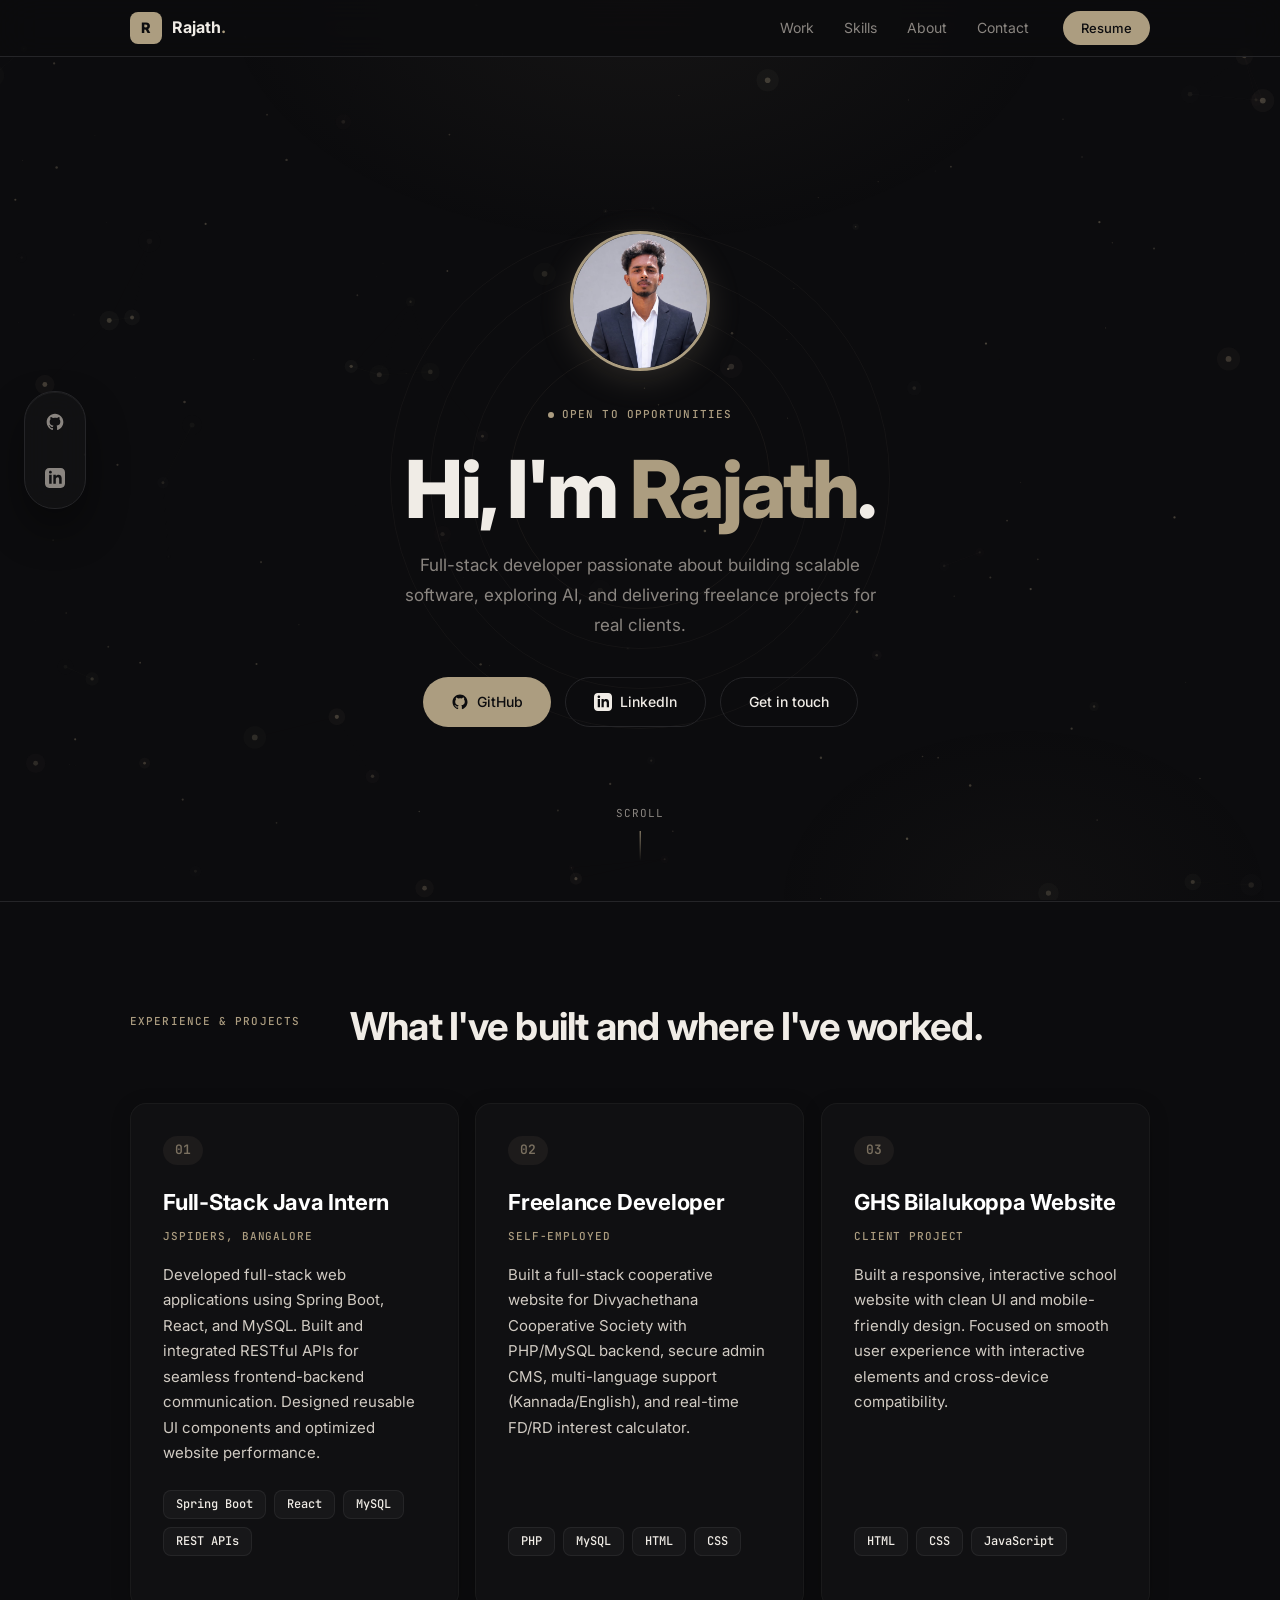
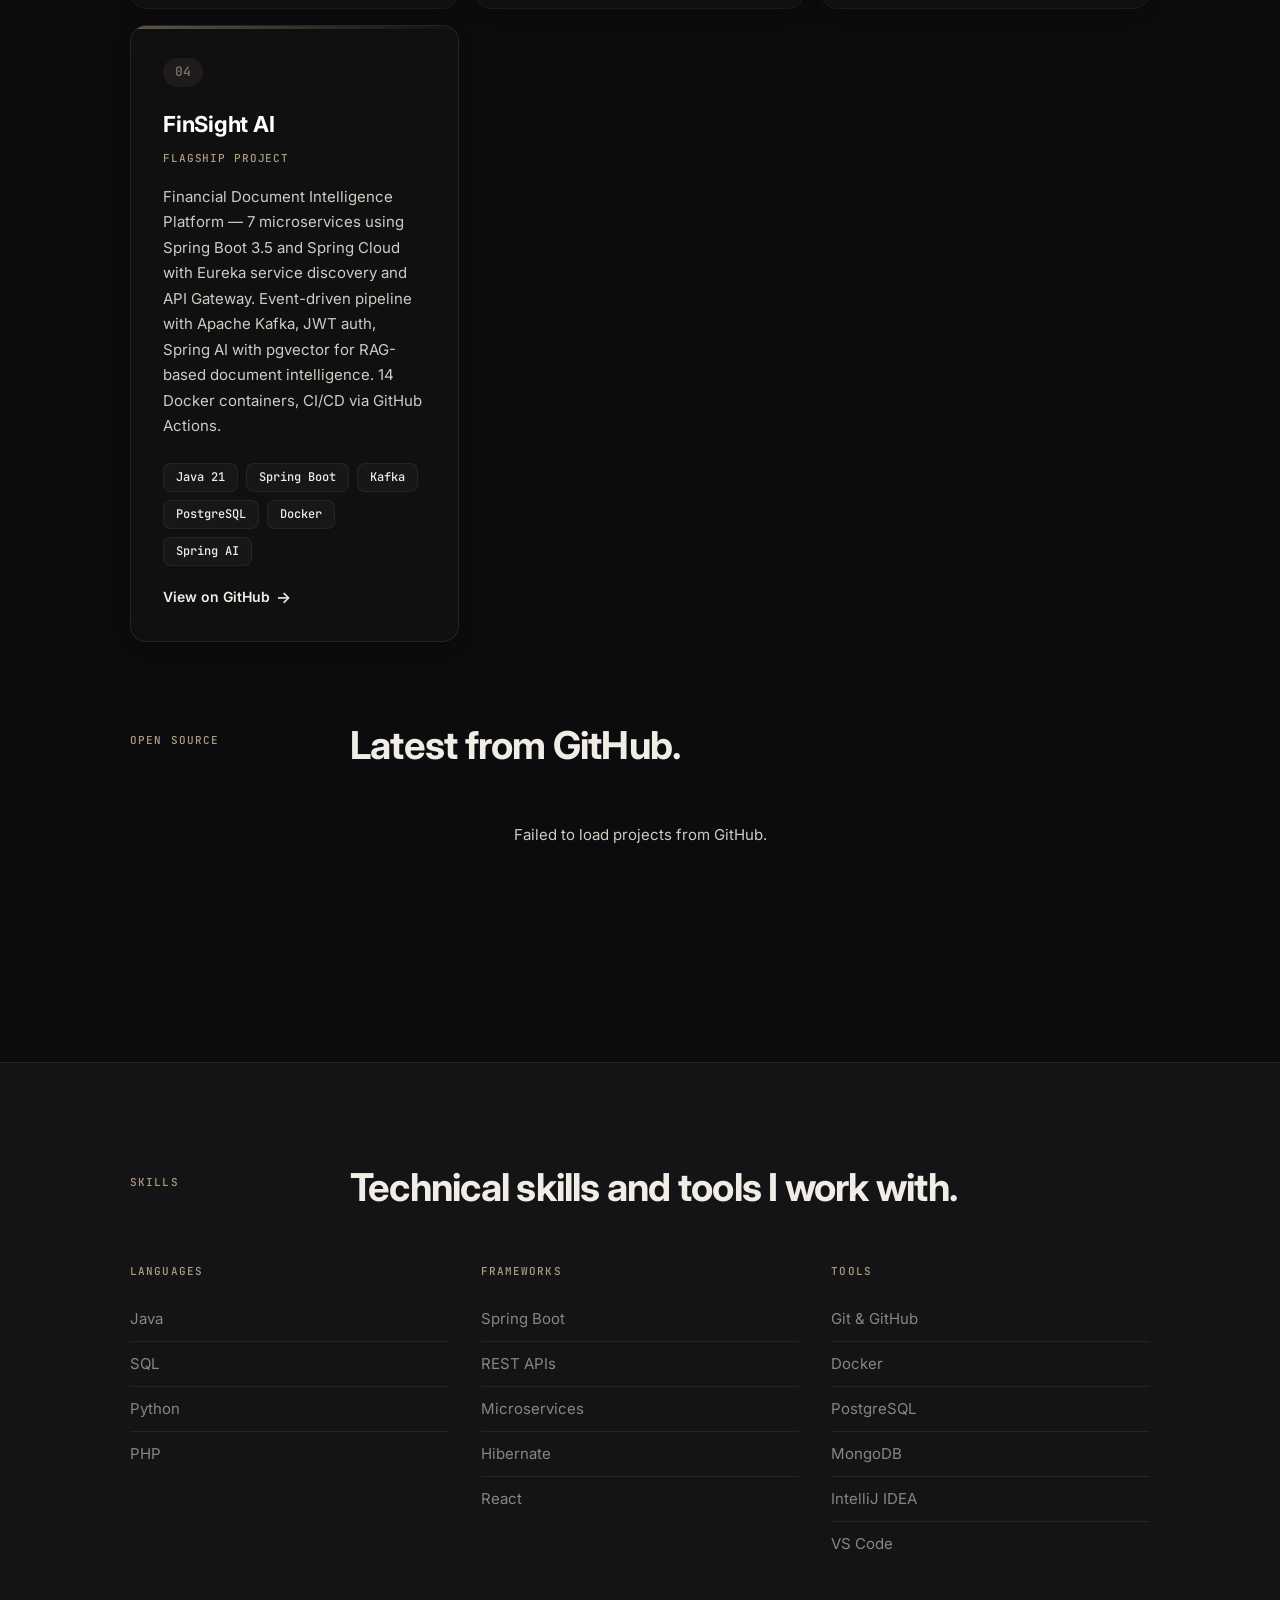
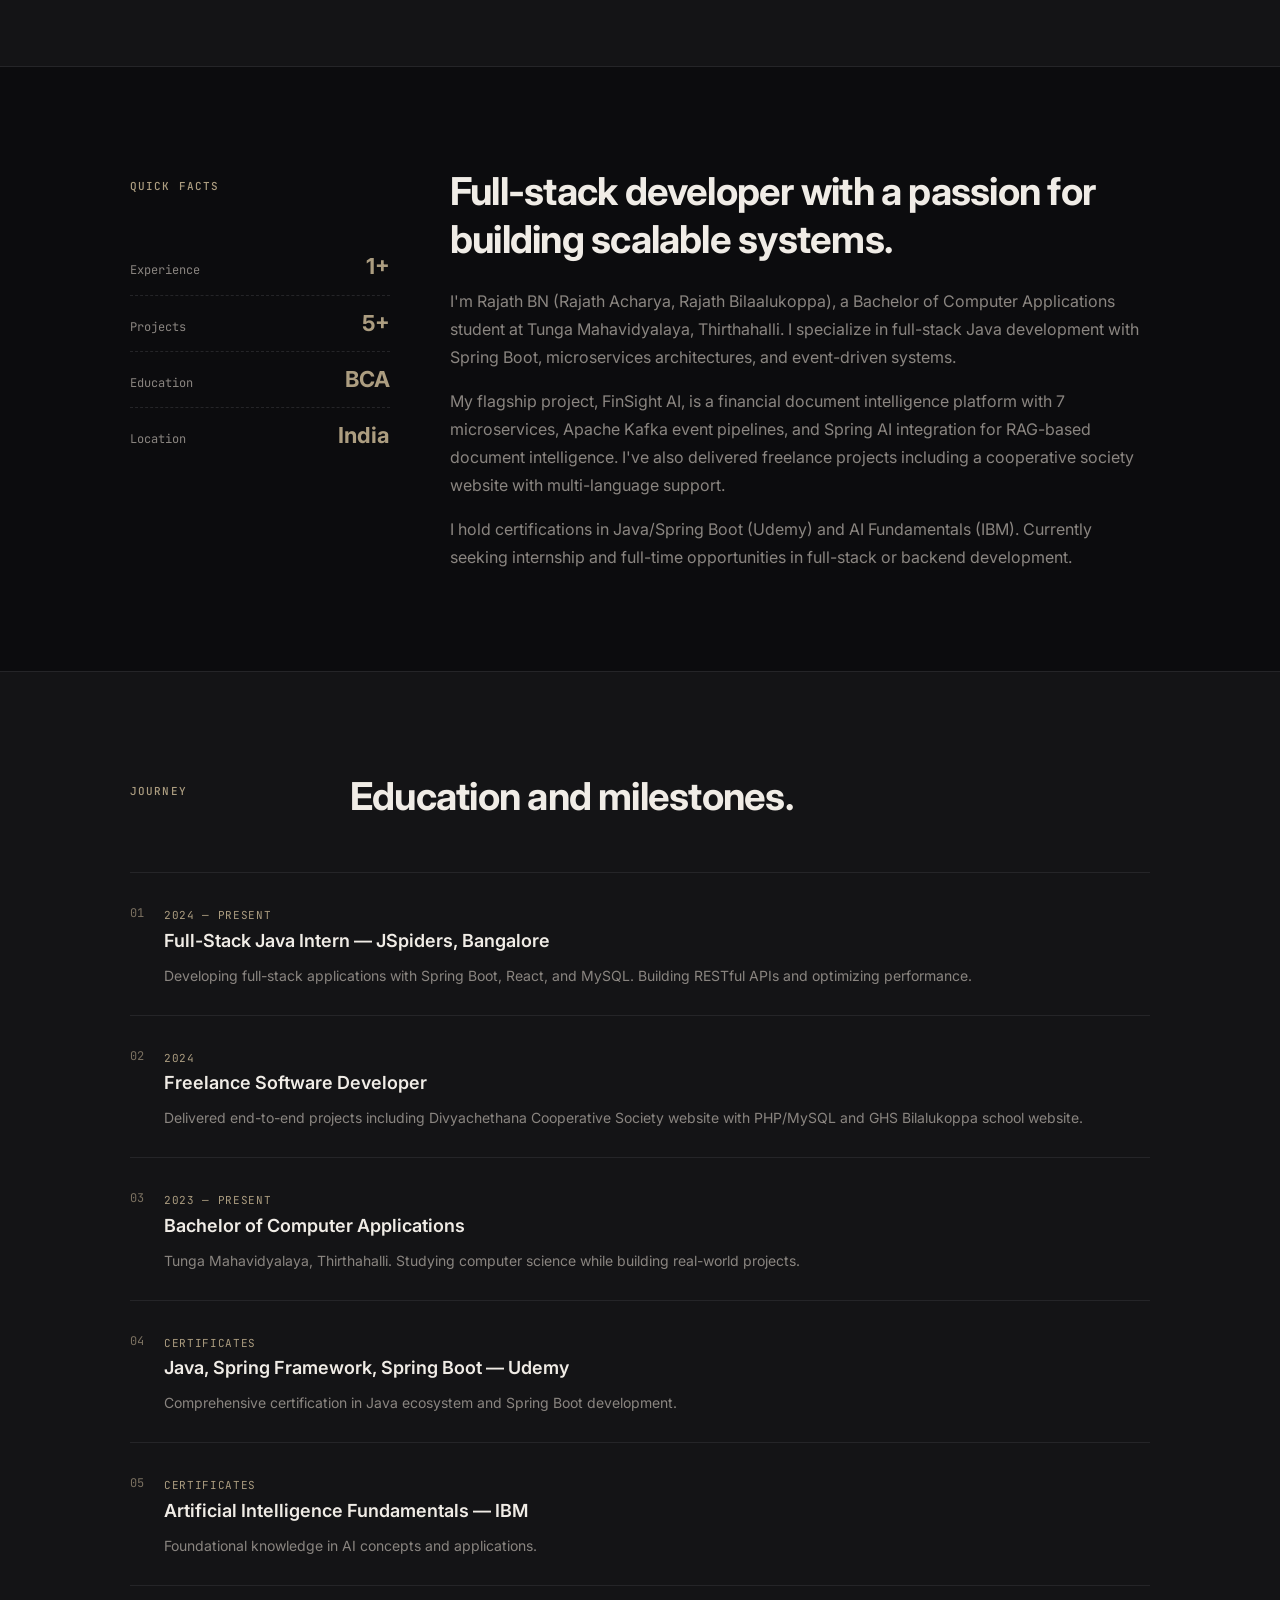
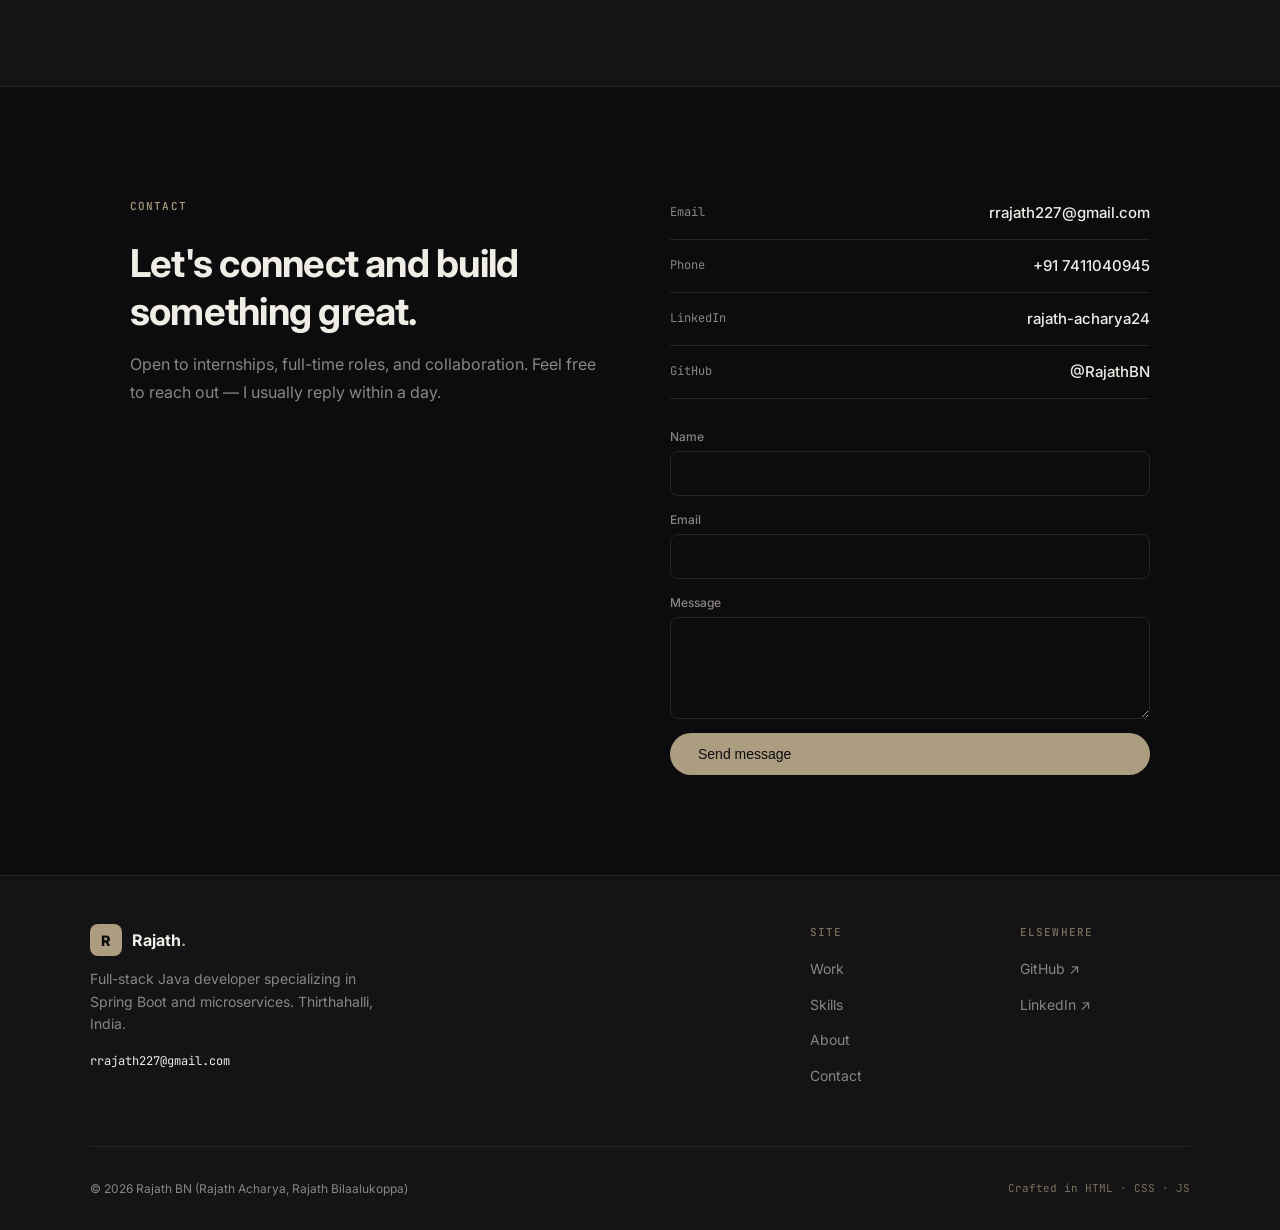
<file: index.html>
<!doctype html>
<html lang="en" dir="ltr">

<head>
  <meta charset="utf-8" />
  <meta name="google-site-verification" content="AzSSfyNlOB-g0D5DKJVKT4v5A4vP783uxRnXNwCnWJg" />
  <meta name="google-site-verification" content="4tZlvvA0LXVTnkpdxQdZJXNSu05DdsKVcI7aZL6hg2c" />
  <meta name="viewport" content="width=device-width, initial-scale=1" />
  <link rel="icon" type="image/svg+xml" href="images/favicon.svg">
  <!-- Primary SEO Meta Tags -->
  <title>Rajath BN | Rajath Acharya | Rajath Bilalukoppa | Java Full Stack Developer</title>
  <meta name="description"
    content="Portfolio of Rajath BN (Rajath Acharya, Rajath Bilaalukoppa), a Java Full Stack Developer showcasing projects, skills, and experience. Find rajath bn.github and rajath.linkdin profiles.">
  <meta name="keywords"
    content="rajath bn, Rajath BN, Rajath acharya, Rajath Acharya, Rajath bilaalukoppa, Rajath bn.github, rajath.linkdin, full-stack developer, Java developer, Spring Boot developer, React developer, microservices, software engineer, Bangalore, India, FinSight AI, portfolio, web developer, backend developer, freelance developer" />
  <meta name="author" content="Rajath BN, Rajath Acharya, Rajath Bilaalukoppa" />
  <meta name="robots" content="index, follow, max-image-preview:large, max-snippet:-1, max-video-preview:-1" />
  <meta name="googlebot" content="index, follow" />
  <link rel="canonical" href="https://rajath-bn-portfolio.vercel.app/" />

  <!-- Open Graph / Facebook -->
  <meta property="og:title" content="Rajath BN | Rajath Acharya | Rajath Bilaalukoppa | Java Full Stack Developer">
  <meta property="og:description"
    content="Portfolio of Rajath BN (Rajath Acharya, Rajath Bilaalukoppa) showcasing projects, skills, and experience as a Full Stack Developer. Find rajath bn.github and rajath.linkdin.">
  <meta property="og:type" content="website">
  <meta property="og:url" content="https://rajath-bn-portfolio.vercel.app/">
  <meta property="og:image" content="https://rajath-bn-portfolio.vercel.app/images/preview.png">

  <!-- Twitter Card -->
  <meta name="twitter:card" content="summary_large_image" />
  <meta name="twitter:title" content="Rajath BN | Rajath Acharya | Rajath Bilaalukoppa" />
  <meta name="twitter:description"
    content="Rajath BN (Rajath Acharya, Rajath Bilaalukoppa) is a Full-stack Java developer specializing in Spring Boot, React, microservices & cloud-native apps." />

  <!-- Theme & Branding -->
  <meta name="theme-color" content="#0a0a0a" />
  <meta name="msapplication-TileColor" content="#0a0a0a" />
  <meta name="color-scheme" content="dark" />

  <!-- Geo & Language -->
  <meta name="geo.region" content="IN-KA" />
  <meta name="geo.placename" content="Bangalore, India" />
  <meta http-equiv="content-language" content="en" />

  <!-- Performance Hints -->
  <link rel="dns-prefetch" href="https://fonts.googleapis.com" />
  <link rel="dns-prefetch" href="https://fonts.gstatic.com" />
  <link rel="preconnect" href="https://fonts.googleapis.com" />
  <link rel="preconnect" href="https://fonts.gstatic.com" crossorigin />
  <link
    href="https://fonts.googleapis.com/css2?family=Inter:wght@300;400;500;600;700;800&family=JetBrains+Mono:wght@400;500&display=swap"
    rel="stylesheet" />
  <link rel="stylesheet" href="css/styles.css" />

  <!-- JSON-LD Structured Data -->
  <script type="application/ld+json">
  {
    "@context": "https://schema.org",
    "@type": "ProfilePage",
    "dateCreated": "2024-01-01T00:00:00+05:30",
    "dateModified": "2026-07-04T00:00:00+05:30",
    "mainEntity": {
      "@type": "Person",
      "name": "Rajath B N",
      "alternateName": [
        "Rajath Acharya",
        "Rajath Bilaalukoppa",
        "Rajath BN",
        "rajath bn.github",
        "rajath.linkdin"
      ],
      "description": "Full-stack Java developer specializing in Spring Boot, React, microservices, and cloud-native applications.",
      "url": "https://rajath-bn-portfolio.vercel.app/",
      "jobTitle": "Full-Stack Java Developer",
      "knowsAbout": ["Java", "Spring Boot", "React", "Microservices", "PostgreSQL", "Docker", "Apache Kafka", "REST APIs", "Python", "PHP", "MySQL", "MongoDB"],
      "alumniOf": {
        "@type": "EducationalOrganization",
        "name": "Tunga Mahavidyalaya, Thirthahalli"
      },
      "address": {
        "@type": "PostalAddress",
        "addressLocality": "Bangalore",
        "addressRegion": "Karnataka",
        "addressCountry": "IN"
      },
      "email": "mailto:rrajath227@gmail.com",
      "telephone": "+917411040945",
      "sameAs": [
        "https://github.com/Rajathacharya24",
        "https://github.com/RajathBN",
        "https://www.linkedin.com/in/rajath-acharya24/"
      ],
      "hasCredential": [
        {
          "@type": "EducationalOccupationalCredential",
          "name": "Java, Spring Framework, Spring Boot",
          "credentialCategory": "Certificate",
          "recognizedBy": { "@type": "Organization", "name": "Udemy" }
        },
        {
          "@type": "EducationalOccupationalCredential",
          "name": "Artificial Intelligence Fundamentals",
          "credentialCategory": "Certificate",
          "recognizedBy": { "@type": "Organization", "name": "IBM" }
        }
      ]
    }
  }
  </script>

  <!-- Breadcrumb Structured Data -->
  <script type="application/ld+json">
  {
    "@context": "https://schema.org",
    "@type": "BreadcrumbList",
    "itemListElement": [
      { "@type": "ListItem", "position": 1, "name": "Home", "item": "https://rajathacharya24.github.io/RajathBN-portfoli0/" },
      { "@type": "ListItem", "position": 2, "name": "Work", "item": "https://rajathacharya24.github.io/RajathBN-portfoli0/#work" },
      { "@type": "ListItem", "position": 3, "name": "Skills", "item": "https://rajathacharya24.github.io/RajathBN-portfoli0/#skills" },
      { "@type": "ListItem", "position": 4, "name": "About", "item": "https://rajathacharya24.github.io/RajathBN-portfoli0/#about" },
      { "@type": "ListItem", "position": 5, "name": "Contact", "item": "https://rajathacharya24.github.io/RajathBN-portfoli0/#contact" }
    ]
  }
  </script>
</head>

<body itemscope itemtype="https://schema.org/WebPage">
  <!-- Noscript fallback for SEO crawlers and accessibility -->
  <noscript>
    <style>
      .reveal {
        opacity: 1 !important;
        transform: none !important;
      }

      #starfield,
      #lightParticles {
        display: none;
      }
    </style>
  </noscript>
  <canvas id="starfield"></canvas>
  <canvas id="lightParticles"></canvas>
  <div class="shimmer-line"></div>

  <!-- HEADER -->
  <header class="site-header" role="banner">
    <nav class="nav-inner" aria-label="Primary navigation">
      <a class="logo" href="#home" aria-label="Rajath B N — Home">
        <span class="logo-mark">R</span>
        <span class="logo-text">Rajath<span class="dot">.</span></span>
      </a>
      <div class="nav-links" role="menubar">
        <a href="#work" role="menuitem">Work</a>
        <a href="#skills" role="menuitem">Skills</a>
        <a href="#about" role="menuitem">About</a>
        <a href="#contact" role="menuitem">Contact</a>
      </div>
      <a class="nav-cta" href="RajathsRE.pdf" download aria-label="Download Rajath B N's Resume">Resume</a>
      <button class="nav-toggle" aria-label="Toggle navigation menu" aria-expanded="false">
        <span></span><span></span>
      </button>
    </nav>
    <div class="mobile-menu" id="mobileMenu" role="menu" aria-label="Mobile navigation">
      <a href="#work" role="menuitem">Work</a>
      <a href="#skills" role="menuitem">Skills</a>
      <a href="#about" role="menuitem">About</a>
      <a href="#contact" role="menuitem">Contact</a>
      <a class="nav-cta" href="RajathsRE.pdf" download role="menuitem" aria-label="Download Resume">Resume</a>
    </div>
  </header>

  <main role="main" id="main-content">
    <!-- HERO -->
    <section id="home" class="hero">
      <div class="hero-rings">
        <div class="ring"></div>
        <div class="ring"></div>
        <div class="ring"></div>
        <div class="ring"></div>
      </div>
      <div class="hero-content">
        <div class="hero-image-wrapper">
          <img src="images/profile.jpg" alt="Rajath B N" class="hero-profile-img">
        </div>
        <p class="eyebrow"><span class="dot-glow"></span> Open to opportunities</p>
        <h1 class="hero-title">Hi, I'm <span class="accent">Rajath</span>.</h1>
        <p class="hero-sub">Full-stack developer passionate about building scalable software, exploring AI, and
          delivering freelance projects for real clients.</p>
        <div class="hero-cta">
          <a class="btn btn-primary" href="https://github.com/Rajathacharya24" target="_blank" rel="noopener">
            <svg xmlns="http://www.w3.org/2000/svg" viewBox="0 0 24 24" width="18" height="18" fill="currentColor">
              <path
                d="M12 2C6.477 2 2 6.477 2 12c0 4.42 2.865 8.166 6.839 9.489.5.092.682-.217.682-.482 0-.237-.008-.866-.013-1.7-2.782.603-3.369-1.34-3.369-1.34-.454-1.156-1.11-1.464-1.11-1.464-.908-.62.069-.608.069-.608 1.003.07 1.531 1.03 1.531 1.03.892 1.529 2.341 1.087 2.91.831.092-.646.35-1.086.636-1.336-2.22-.253-4.555-1.11-4.555-4.943 0-1.091.39-1.984 1.029-2.683-.103-.253-.446-1.27.098-2.647 0 0 .84-.269 2.75 1.025A9.564 9.564 0 0112 6.844c.85.004 1.705.115 2.504.337 1.909-1.294 2.747-1.025 2.747-1.025.546 1.377.203 2.394.1 2.647.64.699 1.028 1.592 1.028 2.683 0 3.842-2.339 4.687-4.566 4.935.359.309.678.919.678 1.852 0 1.336-.012 2.415-.012 2.743 0 .267.18.577.688.479C19.138 20.164 22 16.418 22 12c0-5.523-4.477-10-10-10z" />
            </svg>
            GitHub
          </a>
          <a class="btn btn-ghost" href="https://www.linkedin.com/in/rajath-acharya24/" target="_blank" rel="noopener">
            <svg xmlns="http://www.w3.org/2000/svg" viewBox="0 0 24 24" width="18" height="18" fill="currentColor">
              <path
                d="M19 0h-14c-2.761 0-5 2.239-5 5v14c0 2.761 2.239 5 5 5h14c2.762 0 5-2.239 5-5v-14c0-2.761-2.238-5-5-5zm-11 19h-3v-11h3v11zm-1.5-12.268c-.966 0-1.75-.79-1.75-1.764s.784-1.764 1.75-1.764 1.75.79 1.75 1.764-.783 1.764-1.75 1.764zm13.5 12.268h-3v-5.604c0-3.368-4-3.113-4 0v5.604h-3v-11h3v1.765c1.396-2.586 7-2.777 7 2.476v6.759z" />
            </svg>
            LinkedIn
          </a>
          <a class="btn btn-ghost" href="#contact">Get in touch</a>
        </div>
      </div>
      <div class="scroll-hint">
        <span>Scroll</span>
        <div class="scroll-line"></div>
      </div>
    </section>

    <!-- WORK -->
    <section id="work" class="section section-border" aria-labelledby="work-heading">
      <div class="frame">
        <div class="section-header">
          <p class="eyebrow">Experience & Projects</p>
          <h2 class="section-title" id="work-heading">What I've built and where I've worked.</h2>
        </div>
        <div class="projects-grid">
          <!-- Experience -->
          <article class="project-card">
            <span class="card-number">01</span>
            <h3 class="card-title">Full-Stack Java Intern</h3>
            <span class="card-status">JSpiders, Bangalore</span>
            <p class="card-desc">Developed full-stack web applications using Spring Boot, React, and MySQL. Built and
              integrated RESTful APIs for seamless frontend-backend communication. Designed reusable UI components and
              optimized website performance.</p>
            <div class="card-tags">
              <span>Spring Boot</span><span>React</span><span>MySQL</span><span>REST APIs</span>
            </div>
          </article>

          <article class="project-card">
            <span class="card-number">02</span>
            <h3 class="card-title">Freelance Developer</h3>
            <span class="card-status">Self-Employed</span>
            <p class="card-desc">Built a full-stack cooperative website for Divyachethana Cooperative Society with
              PHP/MySQL backend, secure admin CMS, multi-language support (Kannada/English), and real-time FD/RD
              interest calculator.</p>
            <div class="card-tags">
              <span>PHP</span><span>MySQL</span><span>HTML</span><span>CSS</span>
            </div>
          </article>

          <article class="project-card">
            <span class="card-number">03</span>
            <h3 class="card-title">GHS Bilalukoppa Website</h3>
            <span class="card-status">Client Project</span>
            <p class="card-desc">Built a responsive, interactive school website with clean UI and mobile-friendly
              design. Focused on smooth user experience with interactive elements and cross-device compatibility.</p>
            <div class="card-tags">
              <span>HTML</span><span>CSS</span><span>JavaScript</span>
            </div>
          </article>

          <!-- Projects -->
          <article class="project-card featured">
            <span class="card-number">04</span>
            <h3 class="card-title">FinSight AI</h3>
            <span class="card-status">Flagship Project</span>
            <p class="card-desc">Financial Document Intelligence Platform — 7 microservices using Spring Boot 3.5 and
              Spring Cloud with Eureka service discovery and API Gateway. Event-driven pipeline with Apache Kafka, JWT
              auth, Spring AI with pgvector for RAG-based document intelligence. 14 Docker containers, CI/CD via GitHub
              Actions.</p>
            <div class="card-tags">
              <span>Java 21</span><span>Spring
                Boot</span><span>Kafka</span><span>PostgreSQL</span><span>Docker</span><span>Spring AI</span>
            </div>
            <a class="card-link" href="https://github.com/Rajathacharya24/FinSight-AI" target="_blank"
              rel="noopener">View on GitHub</a>
          </article>
        </div>

        <div class="section-header" style="margin-top: 80px;">
          <p class="eyebrow">Open Source</p>
          <h3 class="section-title">Latest from GitHub.</h3>
        </div>
        <div id="github-projects-container" class="projects-grid">
          <!-- Dynamic GitHub repos will be injected here -->
        </div>
        <div style="text-align: center; margin-top: 40px;" class="reveal">
          <a class="btn btn-ghost" href="https://github.com/Rajathacharya24" target="_blank" rel="noopener">
            <svg xmlns="http://www.w3.org/2000/svg" viewBox="0 0 24 24" width="18" height="18" fill="currentColor"
              style="margin-right: 8px;">
              <path
                d="M12 2C6.477 2 2 6.477 2 12c0 4.42 2.865 8.166 6.839 9.489.5.092.682-.217.682-.482 0-.237-.008-.866-.013-1.7-2.782.603-3.369-1.34-3.369-1.34-.454-1.156-1.11-1.464-1.11-1.464-.908-.62.069-.608.069-.608 1.003.07 1.531 1.03 1.531 1.03.892 1.529 2.341 1.087 2.91.831.092-.646.35-1.086.636-1.336-2.22-.253-4.555-1.11-4.555-4.943 0-1.091.39-1.984 1.029-2.683-.103-.253-.446-1.27.098-2.647 0 0 .84-.269 2.75 1.025A9.564 9.564 0 0112 6.844c.85.004 1.705.115 2.504.337 1.909-1.294 2.747-1.025 2.747-1.025.546 1.377.203 2.394.1 2.647.64.699 1.028 1.592 1.028 2.683 0 3.842-2.339 4.687-4.566 4.935.359.309.678.919.678 1.852 0 1.336-.012 2.415-.012 2.743 0 .267.18.577.688.479C19.138 20.164 22 16.418 22 12c0-5.523-4.477-10-10-10z" />
            </svg>
            View all on GitHub
          </a>
        </div>
      </div>
    </section>

    <!-- SKILLS -->
    <section id="skills" class="section section-border bg-subtle" aria-labelledby="skills-heading">
      <div class="frame">
        <div class="section-header">
          <p class="eyebrow">Skills</p>
          <h2 class="section-title" id="skills-heading">Technical skills and tools I work with.</h2>
        </div>
        <div class="skills-grid">
          <div class="skill-col">
            <h4>Languages</h4>
            <ul class="skill-list">
              <li>Java</li>
              <li>SQL</li>
              <li>Python</li>
              <li>PHP</li>
            </ul>
          </div>
          <div class="skill-col">
            <h4>Frameworks</h4>
            <ul class="skill-list">
              <li>Spring Boot</li>
              <li>REST APIs</li>
              <li>Microservices</li>
              <li>Hibernate</li>
              <li>React</li>
            </ul>
          </div>
          <div class="skill-col">
            <h4>Tools</h4>
            <ul class="skill-list">
              <li>Git &amp; GitHub</li>
              <li>Docker</li>
              <li>PostgreSQL</li>
              <li>MongoDB</li>
              <li>IntelliJ IDEA</li>
              <li>VS Code</li>
            </ul>
          </div>
        </div>
      </div>
    </section>

    <!-- ABOUT -->
    <section id="about" class="section section-border" aria-labelledby="about-heading">
      <div class="frame">
        <div class="about-layout">
          <aside class="about-stats">
            <p class="eyebrow">Quick facts</p>
            <dl>
              <div class="stat-row">
                <dt>Experience</dt>
                <dd>1+</dd>
              </div>
              <div class="stat-row">
                <dt>Projects</dt>
                <dd>5+</dd>
              </div>
              <div class="stat-row">
                <dt>Education</dt>
                <dd>BCA</dd>
              </div>
              <div class="stat-row">
                <dt>Location</dt>
                <dd>India</dd>
              </div>
            </dl>
          </aside>
          <div class="about-text">
            <h2 class="section-title" id="about-heading">Full-stack developer with a passion for building scalable
              systems.</h2>
            <div class="about-body">
              <p>I'm Rajath BN (Rajath Acharya, Rajath Bilaalukoppa), a Bachelor of Computer Applications student at Tunga Mahavidyalaya,
                Thirthahalli. I
                specialize in full-stack Java development with Spring Boot, microservices architectures, and
                event-driven systems.</p>
              <p>My flagship project, FinSight AI, is a financial document intelligence platform with 7 microservices,
                Apache Kafka event pipelines, and Spring AI integration for RAG-based document intelligence. I've also
                delivered freelance projects including a cooperative society website with multi-language support.</p>
              <p>I hold certifications in Java/Spring Boot (Udemy) and AI Fundamentals (IBM). Currently seeking
                internship and full-time opportunities in full-stack or backend development.</p>
            </div>
          </div>
        </div>
      </div>
    </section>

    <!-- JOURNEY -->
    <section class="section section-border bg-subtle" aria-labelledby="journey-heading">
      <div class="frame">
        <div class="section-header">
          <p class="eyebrow">Journey</p>
          <h2 class="section-title" id="journey-heading">Education and milestones.</h2>
        </div>
        <ol class="timeline-list">
          <li class="timeline-item">
            <span class="timeline-num">01</span>
            <div>
              <span class="timeline-date">2024 — Present</span>
              <h3>Full-Stack Java Intern — JSpiders, Bangalore</h3>
              <p>Developing full-stack applications with Spring Boot, React, and MySQL. Building RESTful APIs and
                optimizing performance.</p>
            </div>
          </li>
          <li class="timeline-item">
            <span class="timeline-num">02</span>
            <div>
              <span class="timeline-date">2024</span>
              <h3>Freelance Software Developer</h3>
              <p>Delivered end-to-end projects including Divyachethana Cooperative Society website with PHP/MySQL and
                GHS Bilalukoppa school website.</p>
            </div>
          </li>
          <li class="timeline-item">
            <span class="timeline-num">03</span>
            <div>
              <span class="timeline-date">2023 — Present</span>
              <h3>Bachelor of Computer Applications</h3>
              <p>Tunga Mahavidyalaya, Thirthahalli. Studying computer science while building real-world projects.</p>
            </div>
          </li>
          <li class="timeline-item">
            <span class="timeline-num">04</span>
            <div>
              <span class="timeline-date">Certificates</span>
              <h3>Java, Spring Framework, Spring Boot — Udemy</h3>
              <p>Comprehensive certification in Java ecosystem and Spring Boot development.</p>
            </div>
          </li>
          <li class="timeline-item">
            <span class="timeline-num">05</span>
            <div>
              <span class="timeline-date">Certificates</span>
              <h3>Artificial Intelligence Fundamentals — IBM</h3>
              <p>Foundational knowledge in AI concepts and applications.</p>
            </div>
          </li>
        </ol>
      </div>
    </section>

    <!-- CONTACT -->
    <section id="contact" class="section section-border" aria-labelledby="contact-heading">
      <div class="frame">
        <div class="contact-layout">
          <div>
            <p class="eyebrow">Contact</p>
            <h2 class="section-title" id="contact-heading">Let's connect and build something great.</h2>
            <p class="contact-note">Open to internships, full-time roles, and collaboration. Feel free to reach out — I
              usually reply within a day.</p>
          </div>
          <div>
            <ul class="contact-links">
              <li><span class="contact-label">Email</span><a href="mailto:rrajath227@gmail.com">rrajath227@gmail.com</a>
              </li>
              <li><span class="contact-label">Phone</span><a href="tel:+917411040945">+91 7411040945</a></li>
              <li><span class="contact-label">LinkedIn</span><a href="https://www.linkedin.com/in/rajath-acharya24/"
                  target="_blank" rel="noopener">rajath-acharya24</a></li>
              <li><span class="contact-label">GitHub</span><a href="https://github.com/RajathBN" target="_blank"
                  rel="noopener">@RajathBN</a></li>
            </ul>
            <form class="contact-form" action="mailto:rrajath227@gmail.com" method="post" enctype="text/plain">
              <label for="contact-name"><span>Name</span><input type="text" id="contact-name" name="name" required
                  autocomplete="name"></label>
              <label for="contact-email"><span>Email</span><input type="email" id="contact-email" name="email" required
                  autocomplete="email"></label>
              <label for="contact-message"><span>Message</span><textarea id="contact-message" name="message" rows="4"
                  required></textarea></label>
              <button class="btn btn-primary" type="submit" aria-label="Send contact message">Send message</button>
            </form>
          </div>
        </div>
      </div>
    </section>
  </main>

  <!-- FOOTER -->
  <footer class="site-footer" role="contentinfo">
    <div class="frame footer-grid">
      <div>
        <a class="logo" href="#home">
          <span class="logo-mark">R</span>
          <span class="logo-text">Rajath<span class="dot">.</span></span>
        </a>
        <p class="footer-desc">Full-stack Java developer specializing in Spring Boot and microservices. Thirthahalli,
          India.</p>
        <a href="mailto:rrajath227@gmail.com" class="footer-email">rrajath227@gmail.com</a>
      </div>
      <div class="footer-col">
        <h5>Site</h5>
        <ul>
          <li><a href="#work">Work</a></li>
          <li><a href="#skills">Skills</a></li>
          <li><a href="#about">About</a></li>
          <li><a href="#contact">Contact</a></li>
        </ul>
      </div>
      <div class="footer-col">
        <h5>Elsewhere</h5>
        <ul>
          <li><a href="https://github.com/RajathBN" target="_blank" rel="noopener">GitHub ↗</a></li>
          <li><a href="https://www.linkedin.com/in/rajath-acharya24/" target="_blank" rel="noopener">LinkedIn ↗</a></li>
        </ul>
      </div>
    </div>
    <div class="frame footer-bottom">
      <p>© <span id="year"></span> Rajath BN (Rajath Acharya, Rajath Bilaalukoppa)</p>
      <p class="footer-tag">Crafted in HTML · CSS · JS</p>
    </div>
  </footer>

  <script src="js/main.js" defer></script>
  <!-- Floating Social Dock -->
  <div class="social-dock" aria-label="Social media profiles">
    <a href="https://github.com/RajathBN" target="_blank" rel="noopener" class="dock-item" data-tooltip="GitHub">
      <svg xmlns="http://www.w3.org/2000/svg" viewBox="0 0 24 24" fill="currentColor">
        <path
          d="M12 2C6.477 2 2 6.477 2 12c0 4.42 2.865 8.166 6.839 9.489.5.092.682-.217.682-.482 0-.237-.008-.866-.013-1.7-2.782.603-3.369-1.34-3.369-1.34-.454-1.156-1.11-1.464-1.11-1.464-.908-.62.069-.608.069-.608 1.003.07 1.531 1.03 1.531 1.03.892 1.529 2.341 1.087 2.91.831.092-.646.35-1.086.636-1.336-2.22-.253-4.555-1.11-4.555-4.943 0-1.091.39-1.984 1.029-2.683-.103-.253-.446-1.27.098-2.647 0 0 .84-.269 2.75 1.025A9.564 9.564 0 0112 6.844c.85.004 1.705.115 2.504.337 1.909-1.294 2.747-1.025 2.747-1.025.546 1.377.203 2.394.1 2.647.64.699 1.028 1.592 1.028 2.683 0 3.842-2.339 4.687-4.566 4.935.359.309.678.919.678 1.852 0 1.336-.012 2.415-.012 2.743 0 .267.18.577.688.479C19.138 20.164 22 16.418 22 12c0-5.523-4.477-10-10-10z" />
      </svg>
    </a>
    <a href="https://www.linkedin.com/in/rajath-acharya24/" target="_blank" rel="noopener" class="dock-item"
      data-tooltip="LinkedIn">
      <svg xmlns="http://www.w3.org/2000/svg" viewBox="0 0 24 24" fill="currentColor">
        <path
          d="M19 0h-14c-2.761 0-5 2.239-5 5v14c0 2.761 2.239 5 5 5h14c2.762 0 5-2.239 5-5v-14c0-2.761-2.238-5-5-5zm-11 19h-3v-11h3v11zm-1.5-12.268c-.966 0-1.75-.79-1.75-1.764s.784-1.764 1.75-1.764 1.75.79 1.75 1.764-.783 1.764-1.75 1.764zm13.5 12.268h-3v-5.604c0-3.368-4-3.113-4 0v5.604h-3v-11h3v1.765c1.396-2.586 7-2.777 7 2.476v6.759z" />
      </svg>
    </a>
  </div>
</body>

</html>
</file>
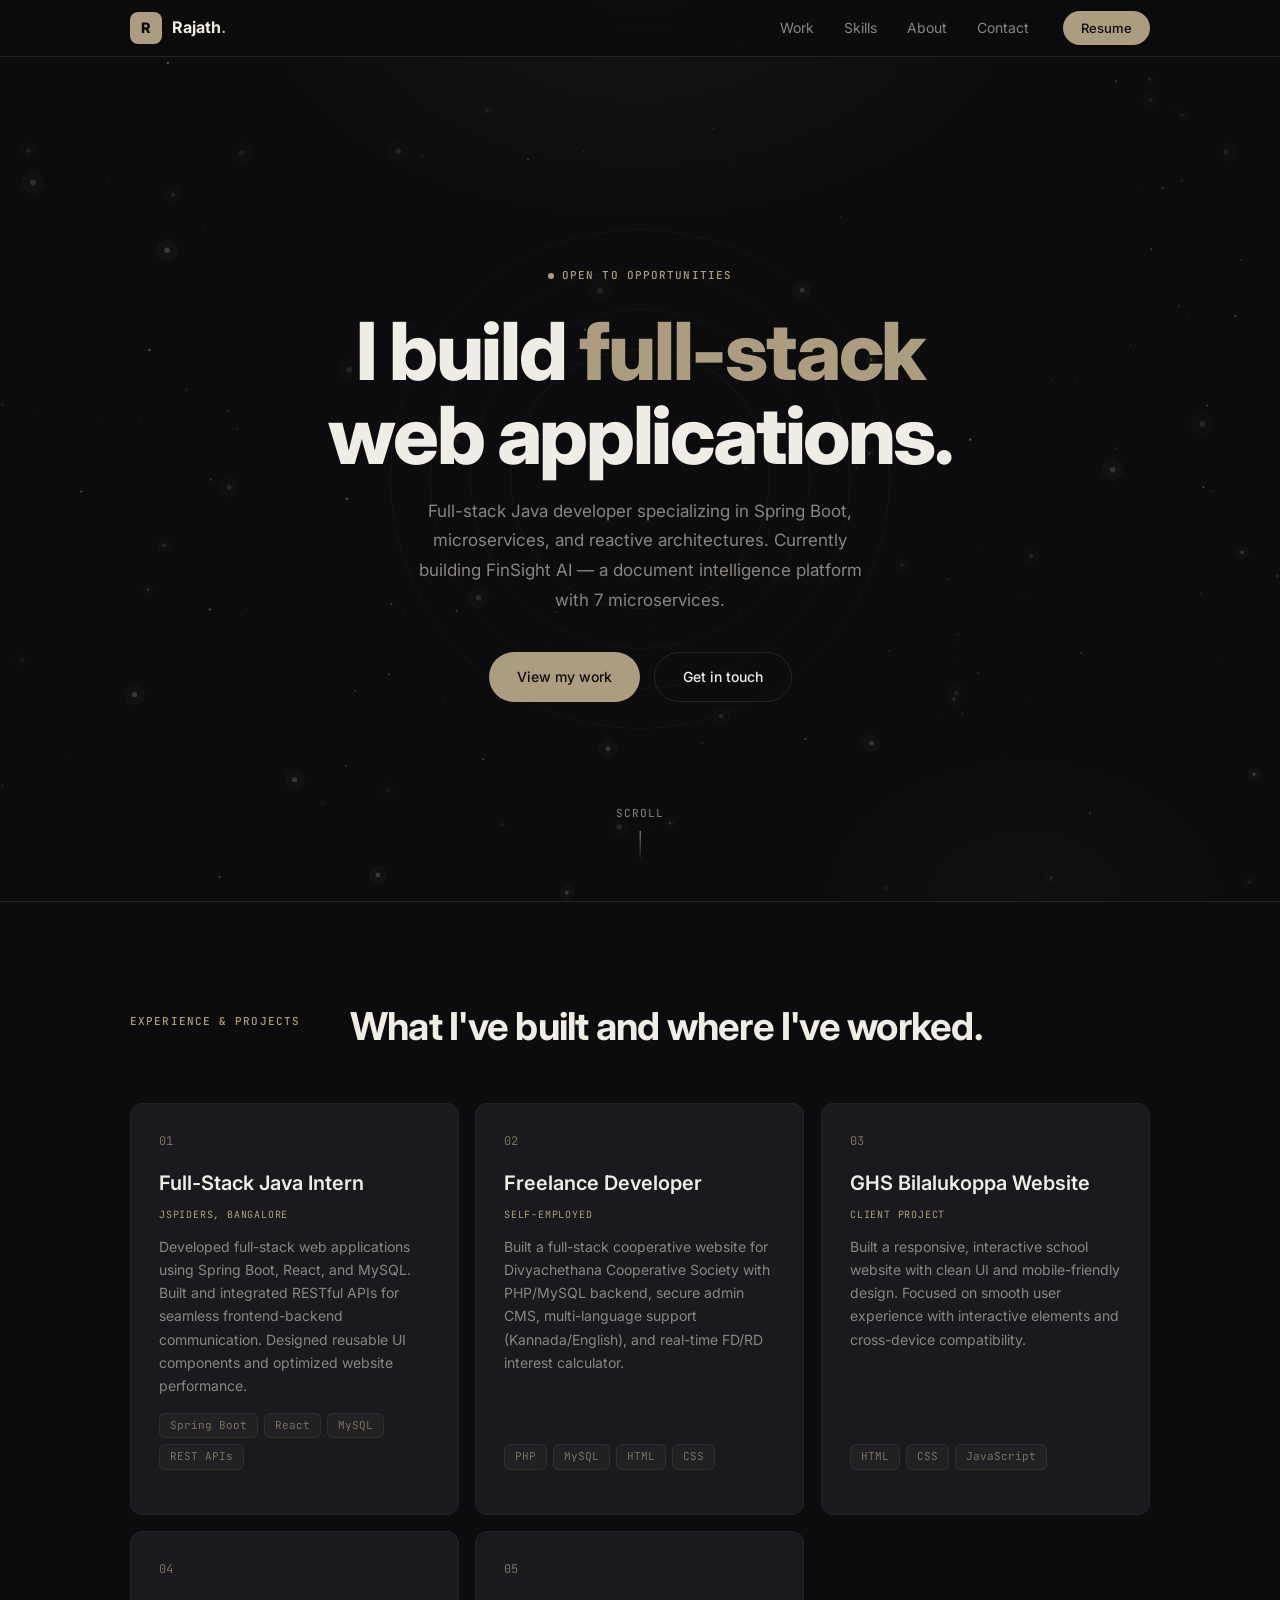
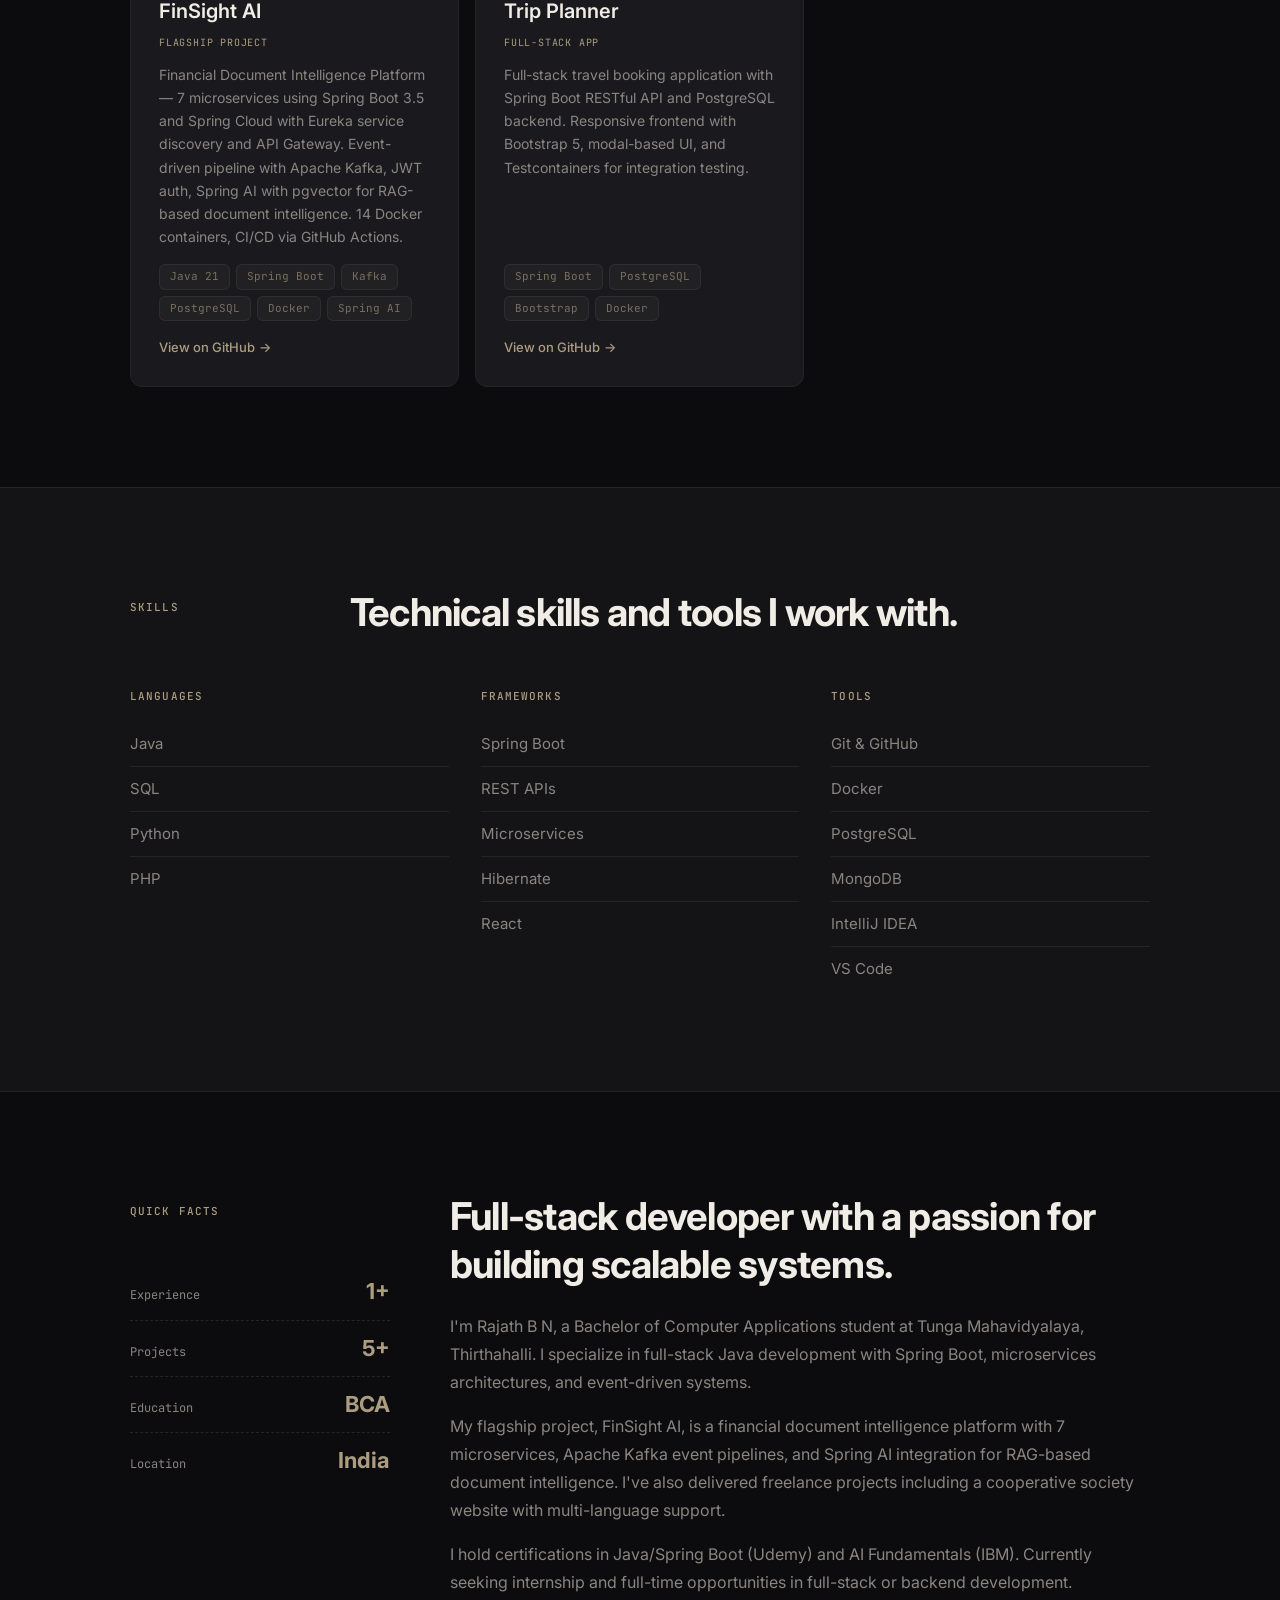
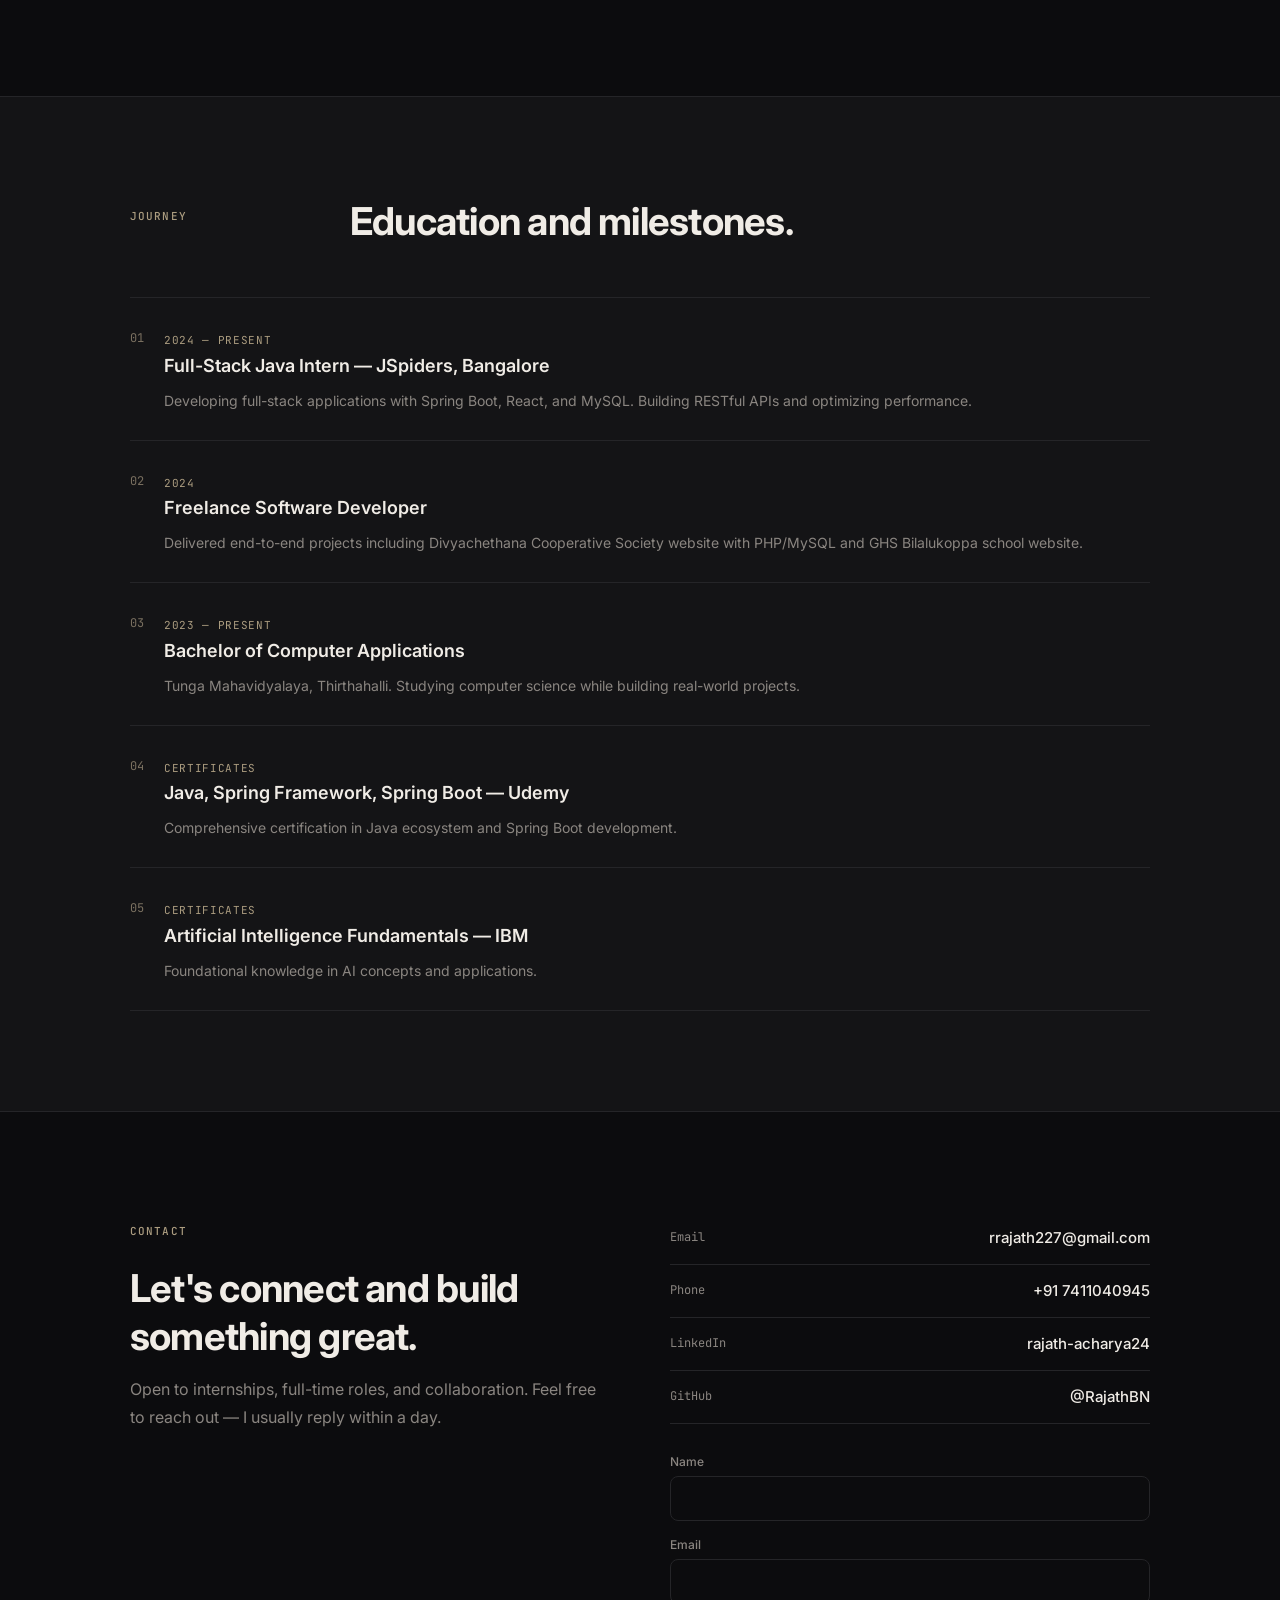
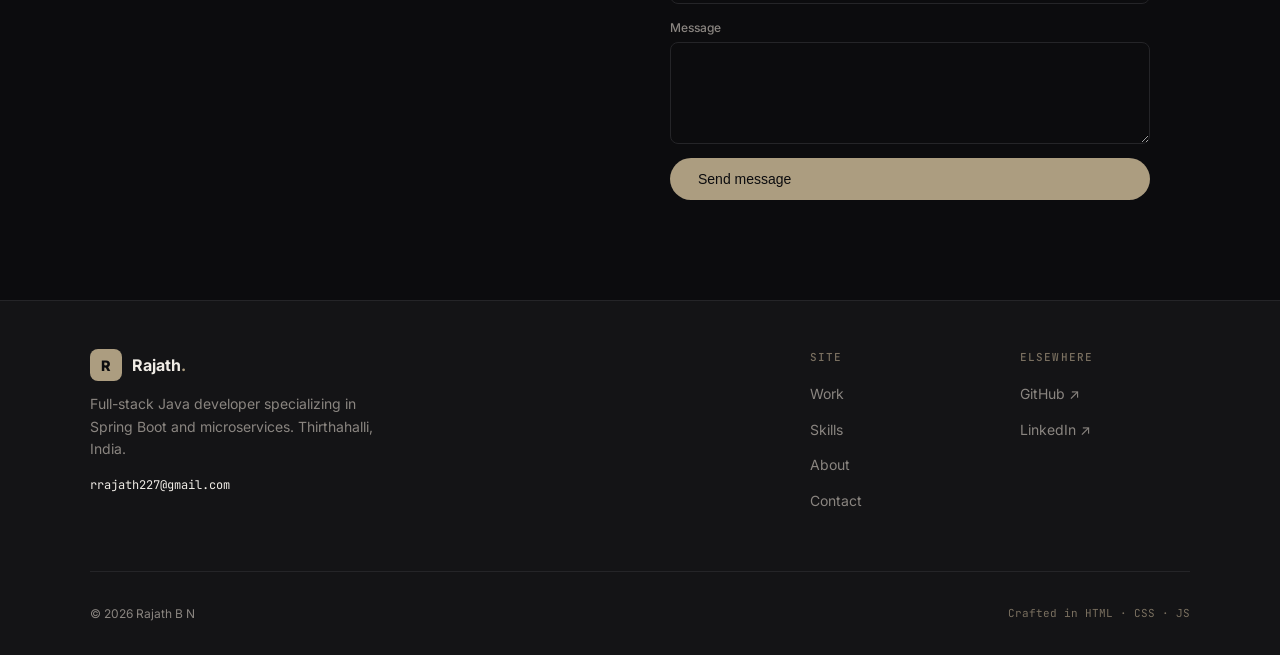
<file: Portfolio/index.html>
<!doctype html>
<html lang="en" dir="ltr">
<head>
  <meta charset="utf-8" />
  <meta name="viewport" content="width=device-width, initial-scale=1" />

  <!-- Primary SEO Meta Tags -->
  <title>Rajath B N — Full-Stack Java Developer | Spring Boot, React & Microservices</title>
  <meta name="description" content="Rajath B N is a full-stack Java developer specializing in Spring Boot, React, microservices, and cloud-native applications. View projects like FinSight AI, a 7-microservice document intelligence platform. Based in Bangalore, India." />
  <meta name="keywords" content="Rajath B N, Rajath Acharya, full-stack developer, Java developer, Spring Boot developer, React developer, microservices, software engineer, Bangalore, India, FinSight AI, portfolio, web developer, backend developer, freelance developer" />
  <meta name="author" content="Rajath B N" />
  <meta name="robots" content="index, follow, max-image-preview:large, max-snippet:-1, max-video-preview:-1" />
  <meta name="googlebot" content="index, follow" />
  <link rel="canonical" href="https://rajathacharya24.github.io/RajathBN-portfoli0/Portfolio/" />

  <!-- Open Graph / Facebook -->
  <meta property="og:type" content="website" />
  <meta property="og:url" content="https://rajathacharya24.github.io/RajathBN-portfoli0/Portfolio/" />
  <meta property="og:title" content="Rajath B N — Full-Stack Java Developer | Portfolio" />
  <meta property="og:description" content="Full-stack Java developer specializing in Spring Boot, React, microservices & cloud-native apps. Currently building FinSight AI — a 7-microservice document intelligence platform." />
  <meta property="og:site_name" content="Rajath B N Portfolio" />
  <meta property="og:locale" content="en_US" />

  <!-- Twitter Card -->
  <meta name="twitter:card" content="summary_large_image" />
  <meta name="twitter:title" content="Rajath B N — Full-Stack Java Developer" />
  <meta name="twitter:description" content="Full-stack Java developer specializing in Spring Boot, React, microservices & cloud-native apps. View my projects and experience." />

  <!-- Theme & Branding -->
  <meta name="theme-color" content="#0a0a0a" />
  <meta name="msapplication-TileColor" content="#0a0a0a" />
  <meta name="color-scheme" content="dark" />

  <!-- Geo & Language -->
  <meta name="geo.region" content="IN-KA" />
  <meta name="geo.placename" content="Bangalore, India" />
  <meta http-equiv="content-language" content="en" />

  <!-- Performance Hints -->
  <link rel="dns-prefetch" href="https://fonts.googleapis.com" />
  <link rel="dns-prefetch" href="https://fonts.gstatic.com" />
  <link rel="preconnect" href="https://fonts.googleapis.com" />
  <link rel="preconnect" href="https://fonts.gstatic.com" crossorigin />
  <link href="https://fonts.googleapis.com/css2?family=Inter:wght@300;400;500;600;700;800&family=JetBrains+Mono:wght@400;500&display=swap" rel="stylesheet" />
  <link rel="stylesheet" href="css/styles.css" />

  <!-- JSON-LD Structured Data -->
  <script type="application/ld+json">
  {
    "@context": "https://schema.org",
    "@type": "ProfilePage",
    "dateCreated": "2024-01-01",
    "dateModified": "2026-07-04",
    "mainEntity": {
      "@type": "Person",
      "name": "Rajath B N",
      "alternateName": "Rajath Acharya",
      "description": "Full-stack Java developer specializing in Spring Boot, React, microservices, and cloud-native applications.",
      "url": "https://rajathacharya24.github.io/RajathBN-portfoli0/Portfolio/",
      "jobTitle": "Full-Stack Java Developer",
      "knowsAbout": ["Java", "Spring Boot", "React", "Microservices", "PostgreSQL", "Docker", "Apache Kafka", "REST APIs", "Python", "PHP", "MySQL", "MongoDB"],
      "alumniOf": {
        "@type": "EducationalOrganization",
        "name": "Tunga Mahavidyalaya, Thirthahalli"
      },
      "address": {
        "@type": "PostalAddress",
        "addressLocality": "Bangalore",
        "addressRegion": "Karnataka",
        "addressCountry": "IN"
      },
      "email": "mailto:rrajath227@gmail.com",
      "telephone": "+917411040945",
      "sameAs": [
        "https://github.com/Rajathacharya24",
        "https://github.com/RajathBN",
        "https://www.linkedin.com/in/rajath-acharya24/"
      ],
      "hasCredential": [
        {
          "@type": "EducationalOccupationalCredential",
          "name": "Java, Spring Framework, Spring Boot",
          "credentialCategory": "Certificate",
          "recognizedBy": { "@type": "Organization", "name": "Udemy" }
        },
        {
          "@type": "EducationalOccupationalCredential",
          "name": "Artificial Intelligence Fundamentals",
          "credentialCategory": "Certificate",
          "recognizedBy": { "@type": "Organization", "name": "IBM" }
        }
      ]
    }
  }
  </script>

  <!-- Breadcrumb Structured Data -->
  <script type="application/ld+json">
  {
    "@context": "https://schema.org",
    "@type": "BreadcrumbList",
    "itemListElement": [
      { "@type": "ListItem", "position": 1, "name": "Home", "item": "https://rajathacharya24.github.io/RajathBN-portfoli0/Portfolio/" },
      { "@type": "ListItem", "position": 2, "name": "Work", "item": "https://rajathacharya24.github.io/RajathBN-portfoli0/Portfolio/#work" },
      { "@type": "ListItem", "position": 3, "name": "Skills", "item": "https://rajathacharya24.github.io/RajathBN-portfoli0/Portfolio/#skills" },
      { "@type": "ListItem", "position": 4, "name": "About", "item": "https://rajathacharya24.github.io/RajathBN-portfoli0/Portfolio/#about" },
      { "@type": "ListItem", "position": 5, "name": "Contact", "item": "https://rajathacharya24.github.io/RajathBN-portfoli0/Portfolio/#contact" }
    ]
  }
  </script>
</head>
<body itemscope itemtype="https://schema.org/WebPage">
  <!-- Noscript fallback for SEO crawlers and accessibility -->
  <noscript>
    <style>
      .reveal { opacity: 1 !important; transform: none !important; }
      #starfield, #lightParticles { display: none; }
    </style>
  </noscript>
  <canvas id="starfield"></canvas>
  <canvas id="lightParticles"></canvas>
  <div class="shimmer-line"></div>

  <!-- HEADER -->
  <header class="site-header" role="banner">
    <nav class="nav-inner" aria-label="Primary navigation">
      <a class="logo" href="#home" aria-label="Rajath B N — Home">
        <span class="logo-mark">R</span>
        <span class="logo-text">Rajath<span class="dot">.</span></span>
      </a>
      <div class="nav-links" role="menubar">
        <a href="#work" role="menuitem">Work</a>
        <a href="#skills" role="menuitem">Skills</a>
        <a href="#about" role="menuitem">About</a>
        <a href="#contact" role="menuitem">Contact</a>
      </div>
      <a class="nav-cta" href="RajathsRE.pdf" download aria-label="Download Rajath B N's Resume">Resume</a>
      <button class="nav-toggle" aria-label="Toggle navigation menu" aria-expanded="false">
        <span></span><span></span>
      </button>
    </nav>
    <div class="mobile-menu" id="mobileMenu" role="menu" aria-label="Mobile navigation">
      <a href="#work" role="menuitem">Work</a>
      <a href="#skills" role="menuitem">Skills</a>
      <a href="#about" role="menuitem">About</a>
      <a href="#contact" role="menuitem">Contact</a>
      <a class="nav-cta" href="RajathsRE.pdf" download role="menuitem" aria-label="Download Resume">Resume</a>
    </div>
  </header>

  <main role="main" id="main-content">
    <!-- HERO -->
    <section id="home" class="hero">
      <div class="hero-rings">
        <div class="ring"></div>
        <div class="ring"></div>
        <div class="ring"></div>
        <div class="ring"></div>
      </div>
      <div class="hero-content">
        <p class="eyebrow"><span class="dot-glow"></span> Open to opportunities</p>
        <h1 class="hero-title">I build <span class="accent">full-stack</span> web applications.</h1>
        <p class="hero-sub">Full-stack Java developer specializing in Spring Boot, microservices, and reactive architectures. Currently building FinSight AI — a document intelligence platform with 7 microservices.</p>
        <div class="hero-cta">
          <a class="btn btn-primary" href="https://github.com/Rajathacharya24" target="_blank" rel="noopener">View my work</a>
          <a class="btn btn-ghost" href="#contact">Get in touch</a>
        </div>
      </div>
      <div class="scroll-hint">
        <span>Scroll</span>
        <div class="scroll-line"></div>
      </div>
    </section>

    <!-- WORK -->
    <section id="work" class="section section-border" aria-labelledby="work-heading">
      <div class="frame">
        <div class="section-header">
          <p class="eyebrow">Experience & Projects</p>
          <h2 class="section-title" id="work-heading">What I've built and where I've worked.</h2>
        </div>
        <div class="projects-grid">
          <!-- Experience -->
          <article class="project-card">
            <span class="card-number">01</span>
            <h3 class="card-title">Full-Stack Java Intern</h3>
            <span class="card-status">JSpiders, Bangalore</span>
            <p class="card-desc">Developed full-stack web applications using Spring Boot, React, and MySQL. Built and integrated RESTful APIs for seamless frontend-backend communication. Designed reusable UI components and optimized website performance.</p>
            <div class="card-tags">
              <span>Spring Boot</span><span>React</span><span>MySQL</span><span>REST APIs</span>
            </div>
          </article>

          <article class="project-card">
            <span class="card-number">02</span>
            <h3 class="card-title">Freelance Developer</h3>
            <span class="card-status">Self-Employed</span>
            <p class="card-desc">Built a full-stack cooperative website for Divyachethana Cooperative Society with PHP/MySQL backend, secure admin CMS, multi-language support (Kannada/English), and real-time FD/RD interest calculator.</p>
            <div class="card-tags">
              <span>PHP</span><span>MySQL</span><span>HTML</span><span>CSS</span>
            </div>
          </article>

          <article class="project-card">
            <span class="card-number">03</span>
            <h3 class="card-title">GHS Bilalukoppa Website</h3>
            <span class="card-status">Client Project</span>
            <p class="card-desc">Built a responsive, interactive school website with clean UI and mobile-friendly design. Focused on smooth user experience with interactive elements and cross-device compatibility.</p>
            <div class="card-tags">
              <span>HTML</span><span>CSS</span><span>JavaScript</span>
            </div>
          </article>

          <!-- Projects -->
          <article class="project-card featured">
            <span class="card-number">04</span>
            <h3 class="card-title">FinSight AI</h3>
            <span class="card-status">Flagship Project</span>
            <p class="card-desc">Financial Document Intelligence Platform — 7 microservices using Spring Boot 3.5 and Spring Cloud with Eureka service discovery and API Gateway. Event-driven pipeline with Apache Kafka, JWT auth, Spring AI with pgvector for RAG-based document intelligence. 14 Docker containers, CI/CD via GitHub Actions.</p>
            <div class="card-tags">
              <span>Java 21</span><span>Spring Boot</span><span>Kafka</span><span>PostgreSQL</span><span>Docker</span><span>Spring AI</span>
            </div>
            <a class="card-link" href="https://github.com/RajathBN" target="_blank" rel="noopener">View on GitHub</a>
          </article>

          <article class="project-card">
            <span class="card-number">05</span>
            <h3 class="card-title">Trip Planner</h3>
            <span class="card-status">Full-Stack App</span>
            <p class="card-desc">Full-stack travel booking application with Spring Boot RESTful API and PostgreSQL backend. Responsive frontend with Bootstrap 5, modal-based UI, and Testcontainers for integration testing.</p>
            <div class="card-tags">
              <span>Spring Boot</span><span>PostgreSQL</span><span>Bootstrap</span><span>Docker</span>
            </div>
            <a class="card-link" href="https://github.com/RajathBN" target="_blank" rel="noopener">View on GitHub</a>
          </article>
        </div>
      </div>
    </section>

    <!-- SKILLS -->
    <section id="skills" class="section section-border bg-subtle" aria-labelledby="skills-heading">
      <div class="frame">
        <div class="section-header">
          <p class="eyebrow">Skills</p>
          <h2 class="section-title" id="skills-heading">Technical skills and tools I work with.</h2>
        </div>
        <div class="skills-grid">
          <div class="skill-col">
            <h4>Languages</h4>
            <ul class="skill-list">
              <li>Java</li><li>SQL</li><li>Python</li><li>PHP</li>
            </ul>
          </div>
          <div class="skill-col">
            <h4>Frameworks</h4>
            <ul class="skill-list">
              <li>Spring Boot</li><li>REST APIs</li><li>Microservices</li><li>Hibernate</li><li>React</li>
            </ul>
          </div>
          <div class="skill-col">
            <h4>Tools</h4>
            <ul class="skill-list">
              <li>Git &amp; GitHub</li><li>Docker</li><li>PostgreSQL</li><li>MongoDB</li><li>IntelliJ IDEA</li><li>VS Code</li>
            </ul>
          </div>
        </div>
      </div>
    </section>

    <!-- ABOUT -->
    <section id="about" class="section section-border" aria-labelledby="about-heading">
      <div class="frame">
        <div class="about-layout">
          <aside class="about-stats">
            <p class="eyebrow">Quick facts</p>
            <dl>
              <div class="stat-row"><dt>Experience</dt><dd>1+</dd></div>
              <div class="stat-row"><dt>Projects</dt><dd>5+</dd></div>
              <div class="stat-row"><dt>Education</dt><dd>BCA</dd></div>
              <div class="stat-row"><dt>Location</dt><dd>India</dd></div>
            </dl>
          </aside>
          <div class="about-text">
            <h2 class="section-title" id="about-heading">Full-stack developer with a passion for building scalable systems.</h2>
            <div class="about-body">
              <p>I'm Rajath B N, a Bachelor of Computer Applications student at Tunga Mahavidyalaya, Thirthahalli. I specialize in full-stack Java development with Spring Boot, microservices architectures, and event-driven systems.</p>
              <p>My flagship project, FinSight AI, is a financial document intelligence platform with 7 microservices, Apache Kafka event pipelines, and Spring AI integration for RAG-based document intelligence. I've also delivered freelance projects including a cooperative society website with multi-language support.</p>
              <p>I hold certifications in Java/Spring Boot (Udemy) and AI Fundamentals (IBM). Currently seeking internship and full-time opportunities in full-stack or backend development.</p>
            </div>
          </div>
        </div>
      </div>
    </section>

    <!-- JOURNEY -->
    <section class="section section-border bg-subtle" aria-labelledby="journey-heading">
      <div class="frame">
        <div class="section-header">
          <p class="eyebrow">Journey</p>
          <h2 class="section-title" id="journey-heading">Education and milestones.</h2>
        </div>
        <ol class="timeline-list">
          <li class="timeline-item">
            <span class="timeline-num">01</span>
            <div>
              <span class="timeline-date">2024 — Present</span>
              <h3>Full-Stack Java Intern — JSpiders, Bangalore</h3>
              <p>Developing full-stack applications with Spring Boot, React, and MySQL. Building RESTful APIs and optimizing performance.</p>
            </div>
          </li>
          <li class="timeline-item">
            <span class="timeline-num">02</span>
            <div>
              <span class="timeline-date">2024</span>
              <h3>Freelance Software Developer</h3>
              <p>Delivered end-to-end projects including Divyachethana Cooperative Society website with PHP/MySQL and GHS Bilalukoppa school website.</p>
            </div>
          </li>
          <li class="timeline-item">
            <span class="timeline-num">03</span>
            <div>
              <span class="timeline-date">2023 — Present</span>
              <h3>Bachelor of Computer Applications</h3>
              <p>Tunga Mahavidyalaya, Thirthahalli. Studying computer science while building real-world projects.</p>
            </div>
          </li>
          <li class="timeline-item">
            <span class="timeline-num">04</span>
            <div>
              <span class="timeline-date">Certificates</span>
              <h3>Java, Spring Framework, Spring Boot — Udemy</h3>
              <p>Comprehensive certification in Java ecosystem and Spring Boot development.</p>
            </div>
          </li>
          <li class="timeline-item">
            <span class="timeline-num">05</span>
            <div>
              <span class="timeline-date">Certificates</span>
              <h3>Artificial Intelligence Fundamentals — IBM</h3>
              <p>Foundational knowledge in AI concepts and applications.</p>
            </div>
          </li>
        </ol>
      </div>
    </section>

    <!-- CONTACT -->
    <section id="contact" class="section section-border" aria-labelledby="contact-heading">
      <div class="frame">
        <div class="contact-layout">
          <div>
            <p class="eyebrow">Contact</p>
            <h2 class="section-title" id="contact-heading">Let's connect and build something great.</h2>
            <p class="contact-note">Open to internships, full-time roles, and collaboration. Feel free to reach out — I usually reply within a day.</p>
          </div>
          <div>
            <ul class="contact-links">
              <li><span class="contact-label">Email</span><a href="mailto:rrajath227@gmail.com">rrajath227@gmail.com</a></li>
              <li><span class="contact-label">Phone</span><a href="tel:+917411040945">+91 7411040945</a></li>
              <li><span class="contact-label">LinkedIn</span><a href="https://www.linkedin.com/in/rajath-acharya24/" target="_blank" rel="noopener">rajath-acharya24</a></li>
              <li><span class="contact-label">GitHub</span><a href="https://github.com/RajathBN" target="_blank" rel="noopener">@RajathBN</a></li>
            </ul>
            <form class="contact-form" action="mailto:rrajath227@gmail.com" method="post" enctype="text/plain">
              <label for="contact-name"><span>Name</span><input type="text" id="contact-name" name="name" required autocomplete="name"></label>
              <label for="contact-email"><span>Email</span><input type="email" id="contact-email" name="email" required autocomplete="email"></label>
              <label for="contact-message"><span>Message</span><textarea id="contact-message" name="message" rows="4" required></textarea></label>
              <button class="btn btn-primary" type="submit" aria-label="Send contact message">Send message</button>
            </form>
          </div>
        </div>
      </div>
    </section>
  </main>

  <!-- FOOTER -->
  <footer class="site-footer" role="contentinfo">
    <div class="frame footer-grid">
      <div>
        <a class="logo" href="#home">
          <span class="logo-mark">R</span>
          <span class="logo-text">Rajath<span class="dot">.</span></span>
        </a>
        <p class="footer-desc">Full-stack Java developer specializing in Spring Boot and microservices. Thirthahalli, India.</p>
        <a href="mailto:rrajath227@gmail.com" class="footer-email">rrajath227@gmail.com</a>
      </div>
      <div class="footer-col">
        <h5>Site</h5>
        <ul>
          <li><a href="#work">Work</a></li>
          <li><a href="#skills">Skills</a></li>
          <li><a href="#about">About</a></li>
          <li><a href="#contact">Contact</a></li>
        </ul>
      </div>
      <div class="footer-col">
        <h5>Elsewhere</h5>
        <ul>
          <li><a href="https://github.com/RajathBN" target="_blank" rel="noopener">GitHub ↗</a></li>
          <li><a href="https://www.linkedin.com/in/rajath-acharya24/" target="_blank" rel="noopener">LinkedIn ↗</a></li>
        </ul>
      </div>
    </div>
    <div class="frame footer-bottom">
      <p>© <span id="year"></span> Rajath B N</p>
      <p class="footer-tag">Crafted in HTML · CSS · JS</p>
    </div>
  </footer>

  <script src="js/main.js" defer></script>
</body>
</html>
</file>
<file: css/styles.css>
/* ============================
   Rajath BN — Modern Portfolio
   Dark + #ac9d80 accent
   ============================ */

:root {
  --bg: #0c0c0e;
  --surface: #141416;
  --card: #1a1a1e;
  --text: #f0ece6;
  --muted: #8a8580;
  --accent: #ac9d80;
  --accent-dim: #7a7060;
  --border: #252528;
  --radius: 12px;
  --ease: cubic-bezier(.4, 0, .2, 1);
}

*,
*::before,
*::after {
  box-sizing: border-box;
}

html {
  scroll-behavior: smooth;
}

body {
  margin: 0;
  font-family: 'Inter', system-ui, -apple-system, sans-serif;
  color: var(--text);
  background: var(--bg);
  -webkit-font-smoothing: antialiased;
  line-height: 1.6;
  overflow-x: hidden;
}

/* Ambient glow */
body::before {
  content: "";
  position: fixed;
  inset: 0;
  background:
    radial-gradient(ellipse 60% 50% at 50% 0%, rgba(172, 157, 128, .06), transparent 55%),
    radial-gradient(ellipse 40% 40% at 80% 100%, rgba(172, 157, 128, .03), transparent 50%);
  pointer-events: none;
  z-index: 0;
}

#starfield {
  position: fixed;
  inset: 0;
  z-index: 0;
  pointer-events: none;
}

/* ============================
   LIGHT ANIMATIONS
   ============================ */

/* Shimmer line */
.shimmer-line {
  position: fixed;
  top: 0;
  left: -100%;
  width: 100%;
  height: 1px;
  background: linear-gradient(90deg, transparent, rgba(172, 157, 128, .2), transparent);
  z-index: 0;
  pointer-events: none;
  animation: shimmerSweep 10s linear infinite;
}

@keyframes shimmerSweep {
  0% {
    left: -100%;
  }

  100% {
    left: 200%;
  }
}

/* Particle canvas */
#lightParticles {
  position: fixed;
  inset: 0;
  z-index: 0;
  pointer-events: none;
}

a {
  color: inherit;
  text-decoration: none;
}

img {
  max-width: 100%;
  display: block;
}

.frame {
  max-width: 1100px;
  margin: 0 auto;
  padding: 0 24px;
}

@media (min-width: 1024px) {
  .frame {
    padding: 0 40px;
  }
}

/* ============================
   HEADER
   ============================ */
.site-header {
  position: sticky;
  top: 0;
  z-index: 70;
  background: rgba(12, 12, 14, .85);
  backdrop-filter: blur(20px) saturate(140%);
  border-bottom: 1px solid var(--border);
}

.nav-inner {
  max-width: 1100px;
  margin: 0 auto;
  padding: 0 24px;
  display: flex;
  align-items: center;
  height: 56px;
  gap: 20px;
}

@media (min-width: 1024px) {
  .nav-inner {
    padding: 0 40px;
  }
}

.logo {
  display: inline-flex;
  align-items: center;
  gap: 10px;
  font-weight: 700;
  font-size: 1rem;
}

.logo-mark {
  width: 32px;
  height: 32px;
  display: grid;
  place-items: center;
  background: var(--accent);
  color: var(--bg);
  border-radius: 8px;
  font-weight: 800;
  font-size: 0.9rem;
  transition: transform .3s var(--ease);
}

.logo:hover .logo-mark {
  transform: rotate(-10deg) scale(1.05);
}

.logo .dot {
  color: var(--accent);
}

.nav-links {
  display: flex;
  gap: 2px;
  margin-left: auto;
}

.nav-links a {
  font-size: 14px;
  color: var(--muted);
  padding: 6px 14px;
  border-radius: 8px;
  transition: all .2s var(--ease);
}

.nav-links a:hover {
  color: var(--text);
  background: rgba(255, 255, 255, .04);
}

.nav-cta {
  font-size: 13px;
  font-weight: 500;
  color: var(--bg);
  background: var(--accent);
  padding: 7px 18px;
  border-radius: 999px;
  transition: all .3s var(--ease);
  white-space: nowrap;
}

.nav-cta:hover {
  transform: translateY(-1px);
  box-shadow: 0 4px 16px rgba(172, 157, 128, .2);
}

.nav-toggle {
  display: none;
  background: none;
  border: 1px solid var(--border);
  border-radius: 8px;
  width: 38px;
  height: 38px;
  cursor: pointer;
  flex-direction: column;
  gap: 5px;
  align-items: center;
  justify-content: center;
  margin-left: auto;
}

.nav-toggle span {
  display: block;
  width: 16px;
  height: 1.5px;
  background: var(--text);
  border-radius: 1px;
}

.mobile-menu {
  display: none;
  flex-direction: column;
  padding: 8px 24px 20px;
  gap: 0;
}

.mobile-menu a {
  font-size: 15px;
  color: var(--muted);
  padding: 14px 0;
  border-bottom: 1px solid var(--border);
}

.mobile-menu a:last-child {
  border-bottom: none;
}

.mobile-menu.open {
  display: flex;
}

/* ============================
   HERO
   ============================ */
.hero {
  min-height: calc(100vh - 56px);
  display: flex;
  align-items: center;
  justify-content: center;
  text-align: center;
  padding: 60px 24px;
  position: relative;
}

.hero-content {
  max-width: 680px;
  position: relative;
  z-index: 1;
}

/* Profile Image */
.hero-image-wrapper {
  margin-bottom: 24px;
  display: flex;
  justify-content: center;
}
.hero-profile-img {
  width: 140px;
  height: 140px;
  border-radius: 50%;
  object-fit: cover;
  border: 3px solid var(--accent);
  box-shadow: 0 8px 32px rgba(172, 157, 128, 0.2);
  transition: transform 0.4s var(--ease), box-shadow 0.4s var(--ease);
}
.hero-profile-img:hover {
  transform: scale(1.05) translateY(-5px);
  box-shadow: 0 12px 40px rgba(172, 157, 128, 0.35);
}

/* Animated rings behind hero */
.hero-rings {
  position: absolute;
  top: 50%;
  left: 50%;
  transform: translate(-50%, -50%);
  width: 500px;
  height: 500px;
  z-index: 0;
  pointer-events: none;
}

.ring {
  position: absolute;
  inset: 0;
  border: 1px solid rgba(172, 157, 128, .06);
  border-radius: 50%;
  animation: ringPulse 6s ease-in-out infinite;
}

.ring:nth-child(2) {
  inset: 40px;
  animation-delay: 1s;
}

.ring:nth-child(3) {
  inset: 80px;
  animation-delay: 2s;
}

.ring:nth-child(4) {
  inset: 120px;
  animation-delay: 3s;
  border-color: rgba(172, 157, 128, .08);
}

@keyframes ringPulse {

  0%,
  100% {
    opacity: .3;
    transform: scale(1);
  }

  50% {
    opacity: .8;
    transform: scale(1.02);
  }
}

.eyebrow {
  display: inline-flex;
  align-items: center;
  gap: 8px;
  font-family: 'JetBrains Mono', monospace;
  font-size: 11px;
  font-weight: 500;
  text-transform: uppercase;
  letter-spacing: .1em;
  color: var(--accent);
  margin-bottom: 24px;
}

.dot-glow {
  width: 6px;
  height: 6px;
  background: var(--accent);
  border-radius: 50%;
  animation: dotPulse 2s infinite;
}

@keyframes dotPulse {

  0%,
  100% {
    box-shadow: 0 0 0 2px rgba(172, 157, 128, .2);
  }

  50% {
    box-shadow: 0 0 0 6px rgba(172, 157, 128, .05);
  }
}

.hero-title {
  font-size: clamp(2.8rem, 7vw, 5rem);
  font-weight: 800;
  line-height: 1.05;
  letter-spacing: -0.03em;
  margin: 0 0 20px;
}

.hero-title .accent {
  color: var(--accent);
}

.hero-sub {
  font-size: 17px;
  line-height: 1.75;
  color: var(--muted);
  max-width: 480px;
  margin: 0 auto 36px;
}

.hero-cta {
  display: flex;
  gap: 14px;
  justify-content: center;
  flex-wrap: wrap;
}

.btn {
  display: inline-flex;
  align-items: center;
  gap: 8px;
  padding: 13px 28px;
  border-radius: 999px;
  font-weight: 500;
  font-size: 14px;
  border: none;
  cursor: pointer;
  transition: all .3s var(--ease);
}

.btn-primary {
  background: var(--accent);
  color: var(--bg);
}

.btn-primary:hover {
  transform: translateY(-2px);
  box-shadow: 0 8px 24px rgba(172, 157, 128, .2);
}

.btn-ghost {
  background: transparent;
  color: var(--text);
  border: 1px solid var(--border);
}

.btn-ghost:hover {
  border-color: var(--accent);
  background: rgba(172, 157, 128, .05);
}

/* Scroll indicator */
.scroll-hint {
  position: absolute;
  bottom: 40px;
  left: 50%;
  transform: translateX(-50%);
  display: flex;
  flex-direction: column;
  align-items: center;
  gap: 8px;
  color: var(--muted);
  font-size: 11px;
  font-family: 'JetBrains Mono', monospace;
  letter-spacing: .1em;
  text-transform: uppercase;
  animation: scrollBounce 2s ease-in-out infinite;
}

.scroll-line {
  width: 1px;
  height: 30px;
  background: linear-gradient(180deg, var(--accent), transparent);
}

@keyframes scrollBounce {

  0%,
  100% {
    transform: translateX(-50%) translateY(0);
  }

  50% {
    transform: translateX(-50%) translateY(6px);
  }
}

/* ============================
   SECTIONS
   ============================ */
.section {
  padding: 100px 0;
  position: relative;
  z-index: 1;
}

.section-border {
  border-top: 1px solid var(--border);
}

.bg-subtle {
  background: var(--surface);
}

.section-header {
  display: grid;
  gap: 12px;
  margin-bottom: 48px;
}

@media (min-width: 768px) {
  .section-header {
    grid-template-columns: 180px 1fr;
    gap: 40px;
    align-items: start;
  }
}

.section-title {
  font-size: clamp(1.6rem, 3.5vw, 2.4rem);
  font-weight: 700;
  line-height: 1.25;
  letter-spacing: -0.02em;
  margin: 0;
}

/* ============================
   PROJECTS — card grid
   ============================ */
.projects-grid {
  display: grid;
  grid-template-columns: 1fr;
  gap: 16px;
}

@media (min-width: 768px) {
  .projects-grid {
    grid-template-columns: repeat(2, 1fr);
  }
}

@media (min-width: 1024px) {
  .projects-grid {
    grid-template-columns: repeat(3, 1fr);
  }
}

.project-card {
  background: rgba(20, 20, 22, 0.6);
  backdrop-filter: blur(12px);
  -webkit-backdrop-filter: blur(12px);
  border: 1px solid rgba(255, 255, 255, 0.04);
  border-radius: 16px;
  padding: 32px;
  transition: all 0.4s var(--ease);
  display: flex; flex-direction: column;
  position: relative; overflow: hidden;
  box-shadow: 0 4px 20px rgba(0, 0, 0, 0.2);
}
.project-card::before {
  content: ''; position: absolute;
  top: 0; left: 0; right: 0; height: 3px;
  background: linear-gradient(90deg, var(--accent), transparent);
  opacity: 0; transition: opacity 0.4s var(--ease);
}
.project-card.featured {
  border-color: rgba(172, 157, 128, 0.15);
  background: rgba(172, 157, 128, 0.03);
}
.project-card.featured::before {
  opacity: 0.5;
}
.project-card:hover::before { opacity: 1; }
.project-card:hover {
  border-color: rgba(172, 157, 128, 0.3);
  transform: translateY(-6px);
  background: rgba(26, 26, 30, 0.8);
  box-shadow: 0 20px 40px rgba(0, 0, 0, 0.4), 0 0 20px rgba(172, 157, 128, 0.08);
}
.card-number {
  font-family: 'JetBrains Mono', monospace;
  font-size: 13px; font-weight: 600; color: var(--accent-dim);
  margin-bottom: 20px;
  background: rgba(172,157,128,0.08);
  padding: 4px 12px;
  border-radius: 20px;
  display: inline-block;
  align-self: flex-start;
}
.card-title {
  font-size: 22px; font-weight: 700;
  color: #fff;
  margin: 0 0 8px;
  letter-spacing: -0.01em;
}
.card-status {
  font-family: 'JetBrains Mono', monospace;
  font-size: 11px; text-transform: uppercase;
  letter-spacing: .08em; color: var(--accent);
  margin-bottom: 16px;
  font-weight: 500;
}
.card-desc {
  font-size: 15px; line-height: 1.7;
  color: #d1cbc3; flex: 1;
  margin: 0 0 24px;
}
.card-tags {
  display: flex; flex-wrap: wrap; gap: 8px;
  margin-bottom: 20px;
}
.card-tags span {
  font-family: 'JetBrains Mono', monospace;
  font-size: 12px; font-weight: 500;
  color: var(--text);
  background: rgba(255, 255, 255, 0.03);
  border: 1px solid rgba(255, 255, 255, 0.06);
  padding: 4px 12px; border-radius: 8px;
  transition: all 0.3s var(--ease);
}
.project-card:hover .card-tags span {
  background: rgba(172, 157, 128, 0.08);
  border-color: rgba(172, 157, 128, 0.2);
  color: #fff;
}
.card-link {
  font-size: 14px; font-weight: 600;
  color: var(--text); display: inline-flex;
  align-items: center; gap: 6px;
  transition: gap .3s var(--ease), color .3s var(--ease);
  margin-top: auto;
}
.card-link:hover { 
  gap: 10px; 
  color: var(--accent);
}
.card-link::after { content: '→'; font-size: 16px; line-height: 1; }

/* ============================
   SKILLS — list columns
   ============================ */
.skills-grid {
  display: grid;
  grid-template-columns: 1fr;
  gap: 32px;
}

@media (min-width: 768px) {
  .skills-grid {
    grid-template-columns: repeat(3, 1fr);
  }
}

.skill-col h4 {
  font-family: 'JetBrains Mono', monospace;
  font-size: 11px;
  font-weight: 500;
  text-transform: uppercase;
  letter-spacing: .1em;
  color: var(--accent);
  margin: 0 0 16px;
}

.skill-list {
  list-style: none;
  margin: 0;
  padding: 0;
}

.skill-list li {
  padding: 10px 0;
  border-bottom: 1px solid var(--border);
  font-size: 15px;
  color: var(--muted);
  transition: color .2s;
}

.skill-list li:last-child {
  border-bottom: none;
}

.skill-list li:hover {
  color: var(--text);
}

/* ============================
   ABOUT — two column
   ============================ */
.about-layout {
  display: grid;
  grid-template-columns: 1fr;
  gap: 40px;
}

@media (min-width: 768px) {
  .about-layout {
    grid-template-columns: 260px 1fr;
    gap: 60px;
  }
}

.about-stats dl {
  margin: 20px 0 0;
  padding: 0;
}

.stat-row {
  display: flex;
  justify-content: space-between;
  align-items: baseline;
  padding: 10px 0;
  border-bottom: 1px dashed var(--border);
}

.stat-row:last-child {
  border-bottom: none;
}

.stat-row dt {
  font-family: 'JetBrains Mono', monospace;
  font-size: 12px;
  color: var(--muted);
}

.stat-row dd {
  font-size: 22px;
  font-weight: 700;
  margin: 0;
  color: var(--accent);
}

.about-text .section-title {
  margin-bottom: 24px;
}

.about-body p {
  font-size: 16px;
  line-height: 1.75;
  color: var(--muted);
  margin: 0 0 16px;
}

.about-body p:last-child {
  margin-bottom: 0;
}

/* ============================
   TIMELINE
   ============================ */
.timeline-list {
  list-style: none;
  margin: 0;
  padding: 0;
}

.timeline-item {
  display: grid;
  grid-template-columns: auto 1fr;
  gap: 0 20px;
  padding: 28px 0;
  border-bottom: 1px solid var(--border);
  align-items: start;
}

.timeline-item:first-child {
  border-top: 1px solid var(--border);
}

.timeline-num {
  font-family: 'JetBrains Mono', monospace;
  font-size: 12px;
  color: var(--accent-dim);
  padding-top: 3px;
}

.timeline-date {
  font-family: 'JetBrains Mono', monospace;
  font-size: 11px;
  color: var(--accent);
  text-transform: uppercase;
  letter-spacing: .06em;
  margin-bottom: 4px;
}

.timeline-item h3 {
  font-size: 18px;
  font-weight: 600;
  margin: 0;
}

.timeline-item p {
  grid-column: 2;
  font-size: 14px;
  line-height: 1.65;
  color: var(--muted);
  margin: 8px 0 0;
}

/* ============================
   CONTACT
   ============================ */
.contact-layout {
  display: grid;
  grid-template-columns: 1fr;
  gap: 40px;
}

@media (min-width: 768px) {
  .contact-layout {
    grid-template-columns: 1fr 1fr;
    gap: 60px;
  }
}

.contact-note {
  font-size: 16px;
  line-height: 1.7;
  color: var(--muted);
  margin: 16px 0 0;
}

.contact-links {
  list-style: none;
  margin: 0 0 28px;
  padding: 0;
}

.contact-links li {
  display: flex;
  justify-content: space-between;
  align-items: center;
  padding: 14px 0;
  border-bottom: 1px solid var(--border);
}

.contact-label {
  font-family: 'JetBrains Mono', monospace;
  font-size: 12px;
  color: var(--muted);
}

.contact-links a {
  font-size: 15px;
  font-weight: 500;
  transition: color .2s;
}

.contact-links a:hover {
  color: var(--accent);
}

.contact-form {
  display: flex;
  flex-direction: column;
  gap: 14px;
}

.contact-form label {
  display: flex;
  flex-direction: column;
  gap: 5px;
  font-size: 12px;
  font-weight: 500;
  color: var(--muted);
}

.contact-form input,
.contact-form textarea {
  padding: 12px 14px;
  border: 1px solid var(--border);
  border-radius: 8px;
  background: var(--bg);
  color: var(--text);
  font-family: inherit;
  font-size: 15px;
  transition: border-color .2s;
}

.contact-form input:focus,
.contact-form textarea:focus {
  outline: none;
  border-color: var(--accent);
}

/* ============================
   FOOTER
   ============================ */
.site-footer {
  border-top: 1px solid var(--border);
  background: var(--surface);
}

.footer-grid {
  display: grid;
  grid-template-columns: 1fr;
  gap: 32px;
  padding: 48px 0;
}

@media (min-width: 768px) {
  .footer-grid {
    grid-template-columns: 4fr 1fr 1fr;
    gap: 40px;
  }
}

.footer-desc {
  font-size: 14px;
  color: var(--muted);
  margin: 12px 0 0;
  max-width: 32ch;
  line-height: 1.6;
}

.footer-email {
  display: block;
  font-family: 'JetBrains Mono', monospace;
  font-size: 12px;
  margin-top: 16px;
  transition: color .2s;
}

.footer-email:hover {
  color: var(--accent);
}

.footer-col h5 {
  font-family: 'JetBrains Mono', monospace;
  font-size: 11px;
  font-weight: 500;
  text-transform: uppercase;
  letter-spacing: .1em;
  color: var(--accent-dim);
  margin: 0 0 14px;
}

.footer-col ul {
  list-style: none;
  margin: 0;
  padding: 0;
}

.footer-col li {
  margin-bottom: 10px;
}

.footer-col a {
  font-size: 14px;
  color: var(--muted);
  transition: color .2s;
}

.footer-col a:hover {
  color: var(--text);
}

.footer-bottom {
  display: flex;
  justify-content: space-between;
  align-items: center;
  padding: 20px 0;
  border-top: 1px solid var(--border);
  font-size: 12px;
  color: var(--muted);
}

.footer-tag {
  font-family: 'JetBrains Mono', monospace;
  font-size: 11px;
  color: var(--accent-dim);
}

/* ============================
   3D EFFECTS
   ============================ */
.perspective-container {
  perspective: 1200px;
}

.project-card {
  transform-style: preserve-3d;
  will-change: transform;
}

.project-card .card-inner {
  transform: translateZ(0);
  transition: transform .5s var(--ease);
}

.project-card:hover .card-inner {
  transform: translateZ(20px);
}

/* 3D tilt shine overlay */
.project-card::after {
  content: '';
  position: absolute;
  inset: 0;
  border-radius: var(--radius);
  background: linear-gradient(135deg,
      rgba(172, 157, 128, .08) 0%,
      transparent 50%,
      rgba(172, 157, 128, .03) 100%);
  opacity: 0;
  transition: opacity .4s;
  pointer-events: none;
  z-index: 1;
}

.project-card:hover::after {
  opacity: 1;
}

/* Skill card 3D */
.skill-col {
  transform-style: preserve-3d;
  transition: transform .4s var(--ease);
}

.skill-col:hover {
  transform: rotateY(-2deg) rotateX(1deg) translateZ(8px);
}

/* Hero 3D float */
.hero-content {
  transform-style: preserve-3d;
  animation: heroFloat 8s ease-in-out infinite;
}

@keyframes heroFloat {

  0%,
  100% {
    transform: rotateX(0) rotateY(0);
  }

  25% {
    transform: rotateX(.5deg) rotateY(.5deg);
  }

  50% {
    transform: rotateX(0) rotateY(0);
  }

  75% {
    transform: rotateX(-.5deg) rotateY(-.5deg);
  }
}

/* Ring 3D rotation */
.ring {
  transform-style: preserve-3d;
}

.ring:nth-child(1) {
  animation: ring3d 12s ease-in-out infinite;
}

.ring:nth-child(2) {
  animation: ring3d 14s ease-in-out infinite reverse;
}

.ring:nth-child(3) {
  animation: ring3d 16s ease-in-out infinite;
}

.ring:nth-child(4) {
  animation: ring3d 18s ease-in-out infinite reverse;
}

@keyframes ring3d {

  0%,
  100% {
    transform: rotateX(0) rotateY(0) scale(1);
    opacity: .3;
  }

  25% {
    transform: rotateX(15deg) rotateY(10deg) scale(1.02);
    opacity: .6;
  }

  50% {
    transform: rotateX(0) rotateY(20deg) scale(1.04);
    opacity: .8;
  }

  75% {
    transform: rotateX(-15deg) rotateY(10deg) scale(1.02);
    opacity: .6;
  }
}

/* About stats 3D */
.stat-row {
  transition: transform .3s var(--ease);
}

.stat-row:hover {
  transform: translateX(6px) translateZ(4px);
}

/* Timeline item 3D slide */
.timeline-item {
  transform-style: preserve-3d;
  transition: transform .4s var(--ease);
}

.timeline-item:hover {
  transform: translateX(8px) translateZ(6px);
}

/* Contact link 3D */
.contact-links li {
  transform-style: preserve-3d;
  transition: transform .3s var(--ease);
}

.contact-links li:hover {
  transform: translateX(6px) translateZ(4px);
}

/* Button 3D press */
.btn {
  transform-style: preserve-3d;
  pointer-events: auto;
  transition: all .3s var(--ease);
  position: relative;
  z-index: 10;
}

.btn:active {
  transform: translateY(1px) translateZ(-2px) scale(.98);
}

/* ============================
   REVEAL
   ============================ */
.reveal {
  opacity: 0;
  transform: translateY(20px) translateZ(-10px);
  transition: opacity .7s var(--ease), transform .7s var(--ease);
}

.reveal.active {
  opacity: 1;
  transform: translateY(0) translateZ(0);
}

@media (prefers-reduced-motion: reduce) {
  .reveal {
    opacity: 1;
    transform: none;
    transition: none;
  }

  .ring,
  .scroll-hint,
  .dot-glow,
  .hero-content {
    animation: none;
  }

  .project-card,
  .skill-col,
  .timeline-item,
  .contact-links li,
  .stat-row {
    transform: none !important;
  }

  .aurora,
  .shimmer-line {
    animation: none;
    opacity: .05;
  }
}

/* ============================
   RESPONSIVE
   ============================ */
@media (max-width: 767px) {

  .nav-links,
  .nav-cta {
    display: none;
  }

  .nav-toggle {
    display: flex;
  }

  .hero {
    min-height: calc(100vh - 56px);
    padding: 40px 20px;
  }

  .hero-title {
    font-size: 2.4rem;
  }

  .section {
    padding: 70px 0;
  }

  .timeline-item {
    grid-template-columns: 1fr;
    gap: 6px;
  }

  .timeline-num {
    padding-top: 0;
  }

  .timeline-item h3,
  .timeline-item p {
    grid-column: 1;
  }
}

/* ============================
   FLOATING SOCIAL DOCK
   ============================ */
.social-dock {
  position: fixed;
  left: 24px;
  top: 50%;
  transform: translateY(-50%);
  display: flex;
  flex-direction: column;
  gap: 12px;
  z-index: 100;
  background: rgba(20, 20, 22, 0.7);
  border: 1px solid var(--border);
  padding: 8px;
  border-radius: 30px;
  backdrop-filter: blur(16px) saturate(120%);
  box-shadow: 0 20px 40px rgba(0, 0, 0, 0.4), inset 0 1px 0 rgba(255, 255, 255, 0.05);
  transition: all 0.3s var(--ease);
}

.social-dock:hover {
  border-color: var(--accent-dim);
  box-shadow: 0 20px 40px rgba(172, 157, 128, 0.12);
}

.dock-item {
  position: relative;
  width: 44px;
  height: 44px;
  display: flex;
  align-items: center;
  justify-content: center;
  border-radius: 50%;
  color: var(--muted);
  background: transparent;
  transition: all 0.3s var(--ease);
}

.dock-item svg {
  width: 20px;
  height: 20px;
  transition: transform 0.3s var(--ease);
}

.dock-item:hover {
  color: var(--bg);
  background: var(--accent);
}

.dock-item:hover svg {
  transform: scale(1.15) rotate(4deg);
}

/* Tooltips */
.dock-item::after {
  content: attr(data-tooltip);
  position: absolute;
  left: 56px;
  top: 50%;
  transform: translateY(-50%) translateX(-10px);
  background: var(--card);
  color: var(--text);
  border: 1px solid var(--border);
  padding: 6px 12px;
  border-radius: 6px;
  font-size: 12px;
  font-family: 'JetBrains Mono', monospace;
  opacity: 0;
  pointer-events: none;
  transition: all 0.3s var(--ease);
  white-space: nowrap;
  box-shadow: 0 4px 12px rgba(0, 0, 0, 0.5);
}

.dock-item:hover::after {
  opacity: 1;
  transform: translateY(-50%) translateX(0);
}

/* Mobile adjustments */
@media (max-width: 767px) {
  .social-dock {
    left: 50%;
    top: auto;
    bottom: 24px;
    transform: translateX(-50%);
    flex-direction: row;
    padding: 6px 12px;
    border-radius: 999px;
  }

  .dock-item::after {
    left: 50%;
    top: -40px;
    transform: translateX(-50%) translateY(10px);
  }

  .dock-item:hover::after {
    transform: translateX(-50%) translateY(0);
  }
}

transition: all 0.3s var(--ease);
white-space: nowrap;
box-shadow: 0 4px 12px rgba(0, 0, 0, 0.5);
}

.dock-item:hover::after {
  opacity: 1;
  transform: translateY(-50%) translateX(0);
}

/* Mobile adjustments */
@media (max-width: 767px) {
  .social-dock {
    left: 50%;
    top: auto;
    bottom: 24px;
    transform: translateX(-50%);
    flex-direction: row;
    padding: 6px 12px;
    border-radius: 999px;
  }

  .dock-item::after {
    left: 50%;
    top: -40px;
    transform: translateX(-50%) translateY(10px);
  }

  .dock-item:hover::after {
    transform: translateX(-50%) translateY(0);
  }
}
</file>
<file: Portfolio/css/styles.css>
/* ============================
   Rajath BN — Modern Portfolio
   Dark + #ac9d80 accent
   ============================ */

:root {
  --bg:         #0c0c0e;
  --surface:    #141416;
  --card:       #1a1a1e;
  --text:       #f0ece6;
  --muted:      #8a8580;
  --accent:     #ac9d80;
  --accent-dim: #7a7060;
  --border:     #252528;
  --radius:     12px;
  --ease:       cubic-bezier(.4,0,.2,1);
}

*, *::before, *::after { box-sizing: border-box; }
html { scroll-behavior: smooth; }

body {
  margin: 0;
  font-family: 'Inter', system-ui, -apple-system, sans-serif;
  color: var(--text);
  background: var(--bg);
  -webkit-font-smoothing: antialiased;
  line-height: 1.6;
  overflow-x: hidden;
}

/* Ambient glow */
body::before {
  content: "";
  position: fixed; inset: 0;
  background:
    radial-gradient(ellipse 60% 50% at 50% 0%, rgba(172,157,128,.06), transparent 55%),
    radial-gradient(ellipse 40% 40% at 80% 100%, rgba(172,157,128,.03), transparent 50%);
  pointer-events: none; z-index: 0;
}

#starfield {
  position: fixed; inset: 0;
  z-index: 0; pointer-events: none;
}

/* ============================
   LIGHT ANIMATIONS
   ============================ */

/* Shimmer line */
.shimmer-line {
  position: fixed;
  top: 0; left: -100%;
  width: 100%; height: 1px;
  background: linear-gradient(90deg, transparent, rgba(172,157,128,.2), transparent);
  z-index: 0; pointer-events: none;
  animation: shimmerSweep 10s linear infinite;
}
@keyframes shimmerSweep {
  0%   { left: -100%; }
  100% { left: 200%; }
}

/* Particle canvas */
#lightParticles {
  position: fixed; inset: 0;
  z-index: 0; pointer-events: none;
}

a { color: inherit; text-decoration: none; }
img { max-width: 100%; display: block; }

.frame {
  max-width: 1100px; margin: 0 auto; padding: 0 24px;
}
@media (min-width: 1024px) { .frame { padding: 0 40px; } }

/* ============================
   HEADER
   ============================ */
.site-header {
  position: sticky; top: 0; z-index: 70;
  background: rgba(12,12,14,.85);
  backdrop-filter: blur(20px) saturate(140%);
  border-bottom: 1px solid var(--border);
}
.nav-inner {
  max-width: 1100px; margin: 0 auto;
  padding: 0 24px; display: flex;
  align-items: center; height: 56px; gap: 20px;
}
@media (min-width: 1024px) { .nav-inner { padding: 0 40px; } }

.logo {
  display: inline-flex; align-items: center; gap: 10px;
  font-weight: 700; font-size: 1rem;
}
.logo-mark {
  width: 32px; height: 32px;
  display: grid; place-items: center;
  background: var(--accent);
  color: var(--bg); border-radius: 8px;
  font-weight: 800; font-size: 0.9rem;
  transition: transform .3s var(--ease);
}
.logo:hover .logo-mark { transform: rotate(-10deg) scale(1.05); }
.logo .dot { color: var(--accent); }

.nav-links { display: flex; gap: 2px; margin-left: auto; }
.nav-links a {
  font-size: 14px; color: var(--muted);
  padding: 6px 14px; border-radius: 8px;
  transition: all .2s var(--ease);
}
.nav-links a:hover { color: var(--text); background: rgba(255,255,255,.04); }

.nav-cta {
  font-size: 13px; font-weight: 500;
  color: var(--bg); background: var(--accent);
  padding: 7px 18px; border-radius: 999px;
  transition: all .3s var(--ease); white-space: nowrap;
}
.nav-cta:hover { transform: translateY(-1px); box-shadow: 0 4px 16px rgba(172,157,128,.2); }

.nav-toggle {
  display: none; background: none; border: 1px solid var(--border);
  border-radius: 8px; width: 38px; height: 38px;
  cursor: pointer; flex-direction: column;
  gap: 5px; align-items: center; justify-content: center;
  margin-left: auto;
}
.nav-toggle span {
  display: block; width: 16px; height: 1.5px;
  background: var(--text); border-radius: 1px;
}
.mobile-menu {
  display: none; flex-direction: column;
  padding: 8px 24px 20px; gap: 0;
}
.mobile-menu a {
  font-size: 15px; color: var(--muted);
  padding: 14px 0; border-bottom: 1px solid var(--border);
}
.mobile-menu a:last-child { border-bottom: none; }
.mobile-menu.open { display: flex; }

/* ============================
   HERO
   ============================ */
.hero {
  min-height: calc(100vh - 56px);
  display: flex; align-items: center; justify-content: center;
  text-align: center; padding: 60px 24px;
  position: relative;
}
.hero-content { max-width: 680px; position: relative; z-index: 1; }

/* Animated rings behind hero */
.hero-rings {
  position: absolute; top: 50%; left: 50%;
  transform: translate(-50%, -50%);
  width: 500px; height: 500px; z-index: 0;
  pointer-events: none;
}
.ring {
  position: absolute; inset: 0;
  border: 1px solid rgba(172,157,128,.06);
  border-radius: 50%;
  animation: ringPulse 6s ease-in-out infinite;
}
.ring:nth-child(2) { inset: 40px; animation-delay: 1s; }
.ring:nth-child(3) { inset: 80px; animation-delay: 2s; }
.ring:nth-child(4) { inset: 120px; animation-delay: 3s; border-color: rgba(172,157,128,.08); }
@keyframes ringPulse {
  0%, 100% { opacity: .3; transform: scale(1); }
  50%      { opacity: .8; transform: scale(1.02); }
}

.eyebrow {
  display: inline-flex; align-items: center; gap: 8px;
  font-family: 'JetBrains Mono', monospace;
  font-size: 11px; font-weight: 500;
  text-transform: uppercase; letter-spacing: .1em;
  color: var(--accent); margin-bottom: 24px;
}
.dot-glow {
  width: 6px; height: 6px;
  background: var(--accent); border-radius: 50%;
  animation: dotPulse 2s infinite;
}
@keyframes dotPulse {
  0%, 100% { box-shadow: 0 0 0 2px rgba(172,157,128,.2); }
  50%      { box-shadow: 0 0 0 6px rgba(172,157,128,.05); }
}

.hero-title {
  font-size: clamp(2.8rem, 7vw, 5rem);
  font-weight: 800; line-height: 1.05;
  letter-spacing: -0.03em;
  margin: 0 0 20px;
}
.hero-title .accent { color: var(--accent); }
.hero-sub {
  font-size: 17px; line-height: 1.75;
  color: var(--muted); max-width: 480px;
  margin: 0 auto 36px;
}
.hero-cta {
  display: flex; gap: 14px;
  justify-content: center; flex-wrap: wrap;
}
.btn {
  display: inline-flex; align-items: center; gap: 8px;
  padding: 13px 28px; border-radius: 999px;
  font-weight: 500; font-size: 14px;
  border: none; cursor: pointer;
  transition: all .3s var(--ease);
}
.btn-primary {
  background: var(--accent); color: var(--bg);
}
.btn-primary:hover {
  transform: translateY(-2px);
  box-shadow: 0 8px 24px rgba(172,157,128,.2);
}
.btn-ghost {
  background: transparent; color: var(--text);
  border: 1px solid var(--border);
}
.btn-ghost:hover {
  border-color: var(--accent);
  background: rgba(172,157,128,.05);
}

/* Scroll indicator */
.scroll-hint {
  position: absolute; bottom: 40px; left: 50%;
  transform: translateX(-50%);
  display: flex; flex-direction: column;
  align-items: center; gap: 8px;
  color: var(--muted);
  font-size: 11px; font-family: 'JetBrains Mono', monospace;
  letter-spacing: .1em; text-transform: uppercase;
  animation: scrollBounce 2s ease-in-out infinite;
}
.scroll-line {
  width: 1px; height: 30px;
  background: linear-gradient(180deg, var(--accent), transparent);
}
@keyframes scrollBounce {
  0%, 100% { transform: translateX(-50%) translateY(0); }
  50%      { transform: translateX(-50%) translateY(6px); }
}

/* ============================
   SECTIONS
   ============================ */
.section { padding: 100px 0; position: relative; z-index: 1; }
.section-border { border-top: 1px solid var(--border); }
.bg-subtle { background: var(--surface); }

.section-header {
  display: grid; gap: 12px; margin-bottom: 48px;
}
@media (min-width: 768px) {
  .section-header {
    grid-template-columns: 180px 1fr;
    gap: 40px; align-items: start;
  }
}
.section-title {
  font-size: clamp(1.6rem, 3.5vw, 2.4rem);
  font-weight: 700; line-height: 1.25;
  letter-spacing: -0.02em; margin: 0;
}

/* ============================
   PROJECTS — card grid
   ============================ */
.projects-grid {
  display: grid; grid-template-columns: 1fr;
  gap: 16px;
}
@media (min-width: 768px) {
  .projects-grid { grid-template-columns: repeat(2, 1fr); }
}
@media (min-width: 1024px) {
  .projects-grid { grid-template-columns: repeat(3, 1fr); }
}

.project-card {
  background: var(--card);
  border: 1px solid var(--border);
  border-radius: var(--radius);
  padding: 28px;
  transition: all .4s var(--ease);
  display: flex; flex-direction: column;
  position: relative; overflow: hidden;
}
.project-card::before {
  content: ''; position: absolute;
  top: 0; left: 0; right: 0; height: 2px;
  background: linear-gradient(90deg, var(--accent), transparent);
  opacity: 0; transition: opacity .3s;
}
.project-card:hover::before { opacity: 1; }
.project-card:hover {
  border-color: rgba(172,157,128,.2);
  transform: translateY(-4px);
  box-shadow: 0 12px 40px rgba(0,0,0,.3);
}
.card-number {
  font-family: 'JetBrains Mono', monospace;
  font-size: 12px; color: var(--accent-dim);
  margin-bottom: 16px;
}
.card-title {
  font-size: 20px; font-weight: 600;
  margin: 0 0 8px;
}
.card-status {
  font-family: 'JetBrains Mono', monospace;
  font-size: 10px; text-transform: uppercase;
  letter-spacing: .08em; color: var(--accent);
  margin-bottom: 12px;
}
.card-desc {
  font-size: 14px; line-height: 1.65;
  color: var(--muted); flex: 1;
  margin: 0 0 16px;
}
.card-tags {
  display: flex; flex-wrap: wrap; gap: 6px;
  margin-bottom: 16px;
}
.card-tags span {
  font-family: 'JetBrains Mono', monospace;
  font-size: 11px; color: var(--accent-dim);
  background: rgba(172,157,128,.05);
  border: 1px solid rgba(172,157,128,.1);
  padding: 3px 10px; border-radius: 6px;
}
.card-link {
  font-size: 13px; font-weight: 500;
  color: var(--accent); display: inline-flex;
  align-items: center; gap: 4px;
  transition: gap .2s var(--ease);
}
.card-link:hover { gap: 8px; }
.card-link::after { content: '→'; }

/* ============================
   SKILLS — list columns
   ============================ */
.skills-grid {
  display: grid; grid-template-columns: 1fr;
  gap: 32px;
}
@media (min-width: 768px) {
  .skills-grid { grid-template-columns: repeat(3, 1fr); }
}
.skill-col h4 {
  font-family: 'JetBrains Mono', monospace;
  font-size: 11px; font-weight: 500;
  text-transform: uppercase; letter-spacing: .1em;
  color: var(--accent); margin: 0 0 16px;
}
.skill-list {
  list-style: none; margin: 0; padding: 0;
}
.skill-list li {
  padding: 10px 0;
  border-bottom: 1px solid var(--border);
  font-size: 15px; color: var(--muted);
  transition: color .2s;
}
.skill-list li:last-child { border-bottom: none; }
.skill-list li:hover { color: var(--text); }

/* ============================
   ABOUT — two column
   ============================ */
.about-layout {
  display: grid; grid-template-columns: 1fr; gap: 40px;
}
@media (min-width: 768px) {
  .about-layout {
    grid-template-columns: 260px 1fr; gap: 60px;
  }
}
.about-stats dl { margin: 20px 0 0; padding: 0; }
.stat-row {
  display: flex; justify-content: space-between;
  align-items: baseline; padding: 10px 0;
  border-bottom: 1px dashed var(--border);
}
.stat-row:last-child { border-bottom: none; }
.stat-row dt {
  font-family: 'JetBrains Mono', monospace;
  font-size: 12px; color: var(--muted);
}
.stat-row dd {
  font-size: 22px; font-weight: 700;
  margin: 0; color: var(--accent);
}
.about-text .section-title { margin-bottom: 24px; }
.about-body p {
  font-size: 16px; line-height: 1.75;
  color: var(--muted); margin: 0 0 16px;
}
.about-body p:last-child { margin-bottom: 0; }

/* ============================
   TIMELINE
   ============================ */
.timeline-list {
  list-style: none; margin: 0; padding: 0;
}
.timeline-item {
  display: grid;
  grid-template-columns: auto 1fr;
  gap: 0 20px; padding: 28px 0;
  border-bottom: 1px solid var(--border);
  align-items: start;
}
.timeline-item:first-child { border-top: 1px solid var(--border); }
.timeline-num {
  font-family: 'JetBrains Mono', monospace;
  font-size: 12px; color: var(--accent-dim);
  padding-top: 3px;
}
.timeline-date {
  font-family: 'JetBrains Mono', monospace;
  font-size: 11px; color: var(--accent);
  text-transform: uppercase; letter-spacing: .06em;
  margin-bottom: 4px;
}
.timeline-item h3 {
  font-size: 18px; font-weight: 600;
  margin: 0;
}
.timeline-item p {
  grid-column: 2;
  font-size: 14px; line-height: 1.65;
  color: var(--muted); margin: 8px 0 0;
}

/* ============================
   CONTACT
   ============================ */
.contact-layout {
  display: grid; grid-template-columns: 1fr; gap: 40px;
}
@media (min-width: 768px) {
  .contact-layout {
    grid-template-columns: 1fr 1fr; gap: 60px;
  }
}
.contact-note {
  font-size: 16px; line-height: 1.7;
  color: var(--muted); margin: 16px 0 0;
}
.contact-links {
  list-style: none; margin: 0 0 28px; padding: 0;
}
.contact-links li {
  display: flex; justify-content: space-between;
  align-items: center; padding: 14px 0;
  border-bottom: 1px solid var(--border);
}
.contact-label {
  font-family: 'JetBrains Mono', monospace;
  font-size: 12px; color: var(--muted);
}
.contact-links a {
  font-size: 15px; font-weight: 500;
  transition: color .2s;
}
.contact-links a:hover { color: var(--accent); }

.contact-form {
  display: flex; flex-direction: column; gap: 14px;
}
.contact-form label {
  display: flex; flex-direction: column; gap: 5px;
  font-size: 12px; font-weight: 500; color: var(--muted);
}
.contact-form input,
.contact-form textarea {
  padding: 12px 14px; border: 1px solid var(--border);
  border-radius: 8px; background: var(--bg);
  color: var(--text); font-family: inherit;
  font-size: 15px; transition: border-color .2s;
}
.contact-form input:focus,
.contact-form textarea:focus {
  outline: none; border-color: var(--accent);
}

/* ============================
   FOOTER
   ============================ */
.site-footer {
  border-top: 1px solid var(--border);
  background: var(--surface);
}
.footer-grid {
  display: grid; grid-template-columns: 1fr;
  gap: 32px; padding: 48px 0;
}
@media (min-width: 768px) {
  .footer-grid {
    grid-template-columns: 4fr 1fr 1fr; gap: 40px;
  }
}
.footer-desc {
  font-size: 14px; color: var(--muted);
  margin: 12px 0 0; max-width: 32ch; line-height: 1.6;
}
.footer-email {
  display: block; font-family: 'JetBrains Mono', monospace;
  font-size: 12px; margin-top: 16px;
  transition: color .2s;
}
.footer-email:hover { color: var(--accent); }
.footer-col h5 {
  font-family: 'JetBrains Mono', monospace;
  font-size: 11px; font-weight: 500;
  text-transform: uppercase; letter-spacing: .1em;
  color: var(--accent-dim); margin: 0 0 14px;
}
.footer-col ul { list-style: none; margin: 0; padding: 0; }
.footer-col li { margin-bottom: 10px; }
.footer-col a {
  font-size: 14px; color: var(--muted);
  transition: color .2s;
}
.footer-col a:hover { color: var(--text); }

.footer-bottom {
  display: flex; justify-content: space-between;
  align-items: center; padding: 20px 0;
  border-top: 1px solid var(--border);
  font-size: 12px; color: var(--muted);
}
.footer-tag {
  font-family: 'JetBrains Mono', monospace;
  font-size: 11px; color: var(--accent-dim);
}

/* ============================
   3D EFFECTS
   ============================ */
.perspective-container { perspective: 1200px; }

.project-card {
  transform-style: preserve-3d;
  will-change: transform;
}
.project-card .card-inner {
  transform: translateZ(0);
  transition: transform .5s var(--ease);
}
.project-card:hover .card-inner {
  transform: translateZ(20px);
}

/* 3D tilt shine overlay */
.project-card::after {
  content: ''; position: absolute;
  inset: 0; border-radius: var(--radius);
  background: linear-gradient(
    135deg,
    rgba(172,157,128,.08) 0%,
    transparent 50%,
    rgba(172,157,128,.03) 100%
  );
  opacity: 0; transition: opacity .4s;
  pointer-events: none;
  z-index: 1;
}
.project-card:hover::after { opacity: 1; }

/* Skill card 3D */
.skill-col {
  transform-style: preserve-3d;
  transition: transform .4s var(--ease);
}
.skill-col:hover {
  transform: rotateY(-2deg) rotateX(1deg) translateZ(8px);
}

/* Hero 3D float */
.hero-content {
  transform-style: preserve-3d;
  animation: heroFloat 8s ease-in-out infinite;
}
@keyframes heroFloat {
  0%, 100% { transform: rotateX(0) rotateY(0); }
  25%      { transform: rotateX(.5deg) rotateY(.5deg); }
  50%      { transform: rotateX(0) rotateY(0); }
  75%      { transform: rotateX(-.5deg) rotateY(-.5deg); }
}

/* Ring 3D rotation */
.ring {
  transform-style: preserve-3d;
}
.ring:nth-child(1) { animation: ring3d 12s ease-in-out infinite; }
.ring:nth-child(2) { animation: ring3d 14s ease-in-out infinite reverse; }
.ring:nth-child(3) { animation: ring3d 16s ease-in-out infinite; }
.ring:nth-child(4) { animation: ring3d 18s ease-in-out infinite reverse; }
@keyframes ring3d {
  0%, 100% { transform: rotateX(0) rotateY(0) scale(1); opacity: .3; }
  25%      { transform: rotateX(15deg) rotateY(10deg) scale(1.02); opacity: .6; }
  50%      { transform: rotateX(0) rotateY(20deg) scale(1.04); opacity: .8; }
  75%      { transform: rotateX(-15deg) rotateY(10deg) scale(1.02); opacity: .6; }
}

/* About stats 3D */
.stat-row {
  transition: transform .3s var(--ease);
}
.stat-row:hover {
  transform: translateX(6px) translateZ(4px);
}

/* Timeline item 3D slide */
.timeline-item {
  transform-style: preserve-3d;
  transition: transform .4s var(--ease);
}
.timeline-item:hover {
  transform: translateX(8px) translateZ(6px);
}

/* Contact link 3D */
.contact-links li {
  transform-style: preserve-3d;
  transition: transform .3s var(--ease);
}
.contact-links li:hover {
  transform: translateX(6px) translateZ(4px);
}

/* Button 3D press */
.btn {
  transform-style: preserve-3d;
  pointer-events: auto;
  transition: all .3s var(--ease);
  position: relative;
  z-index: 10;
}
.btn:active {
  transform: translateY(1px) translateZ(-2px) scale(.98);
}

/* ============================
   REVEAL
   ============================ */
.reveal {
  opacity: 0; transform: translateY(20px) translateZ(-10px);
  transition: opacity .7s var(--ease), transform .7s var(--ease);
}
.reveal.active { opacity: 1; transform: translateY(0) translateZ(0); }

@media (prefers-reduced-motion: reduce) {
  .reveal { opacity: 1; transform: none; transition: none; }
  .ring, .scroll-hint, .dot-glow, .hero-content { animation: none; }
  .project-card, .skill-col, .timeline-item, .contact-links li, .stat-row { transform: none !important; }
  .aurora, .shimmer-line { animation: none; opacity: .05; }
}

/* ============================
   RESPONSIVE
   ============================ */
@media (max-width: 767px) {
  .nav-links, .nav-cta { display: none; }
  .nav-toggle { display: flex; }
  .hero { min-height: calc(100vh - 56px); padding: 40px 20px; }
  .hero-title { font-size: 2.4rem; }
  .section { padding: 70px 0; }
  .timeline-item { grid-template-columns: 1fr; gap: 6px; }
  .timeline-num { padding-top: 0; }
  .timeline-item h3, .timeline-item p { grid-column: 1; }
}
</file>
